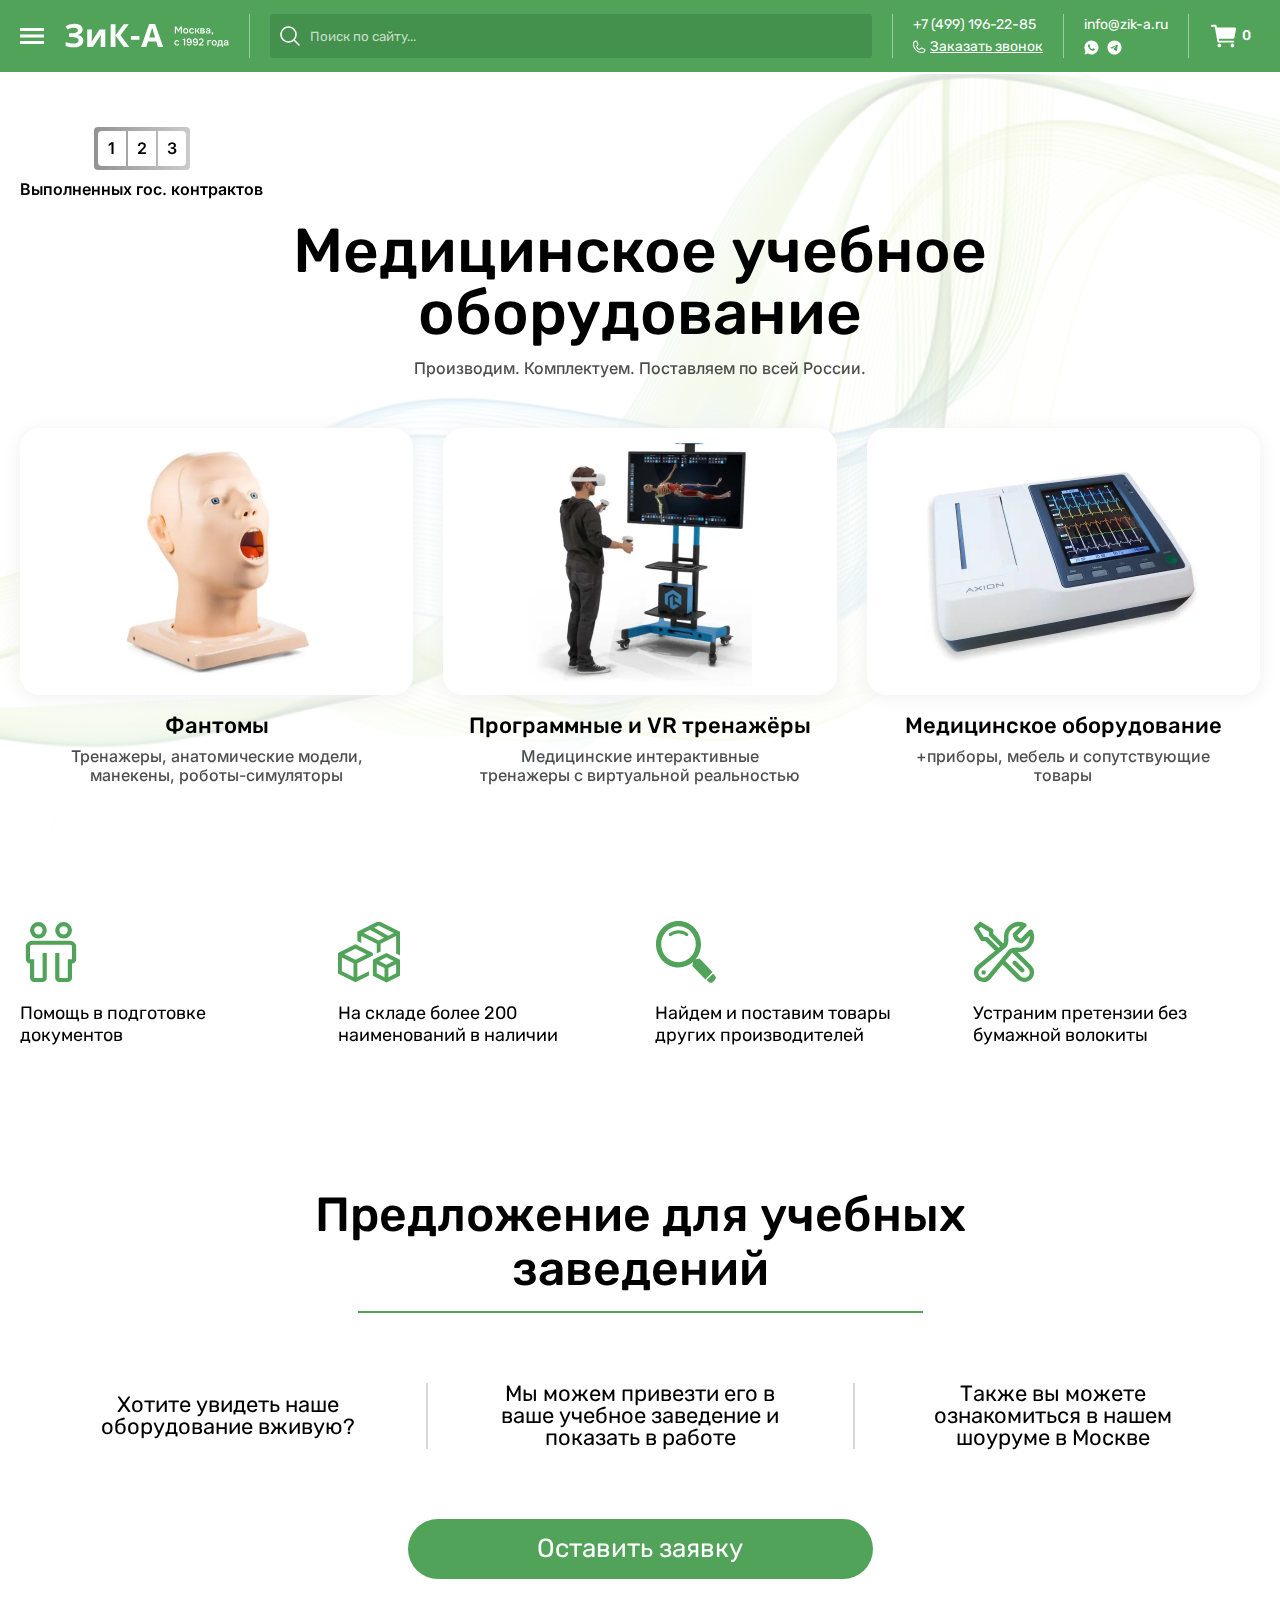
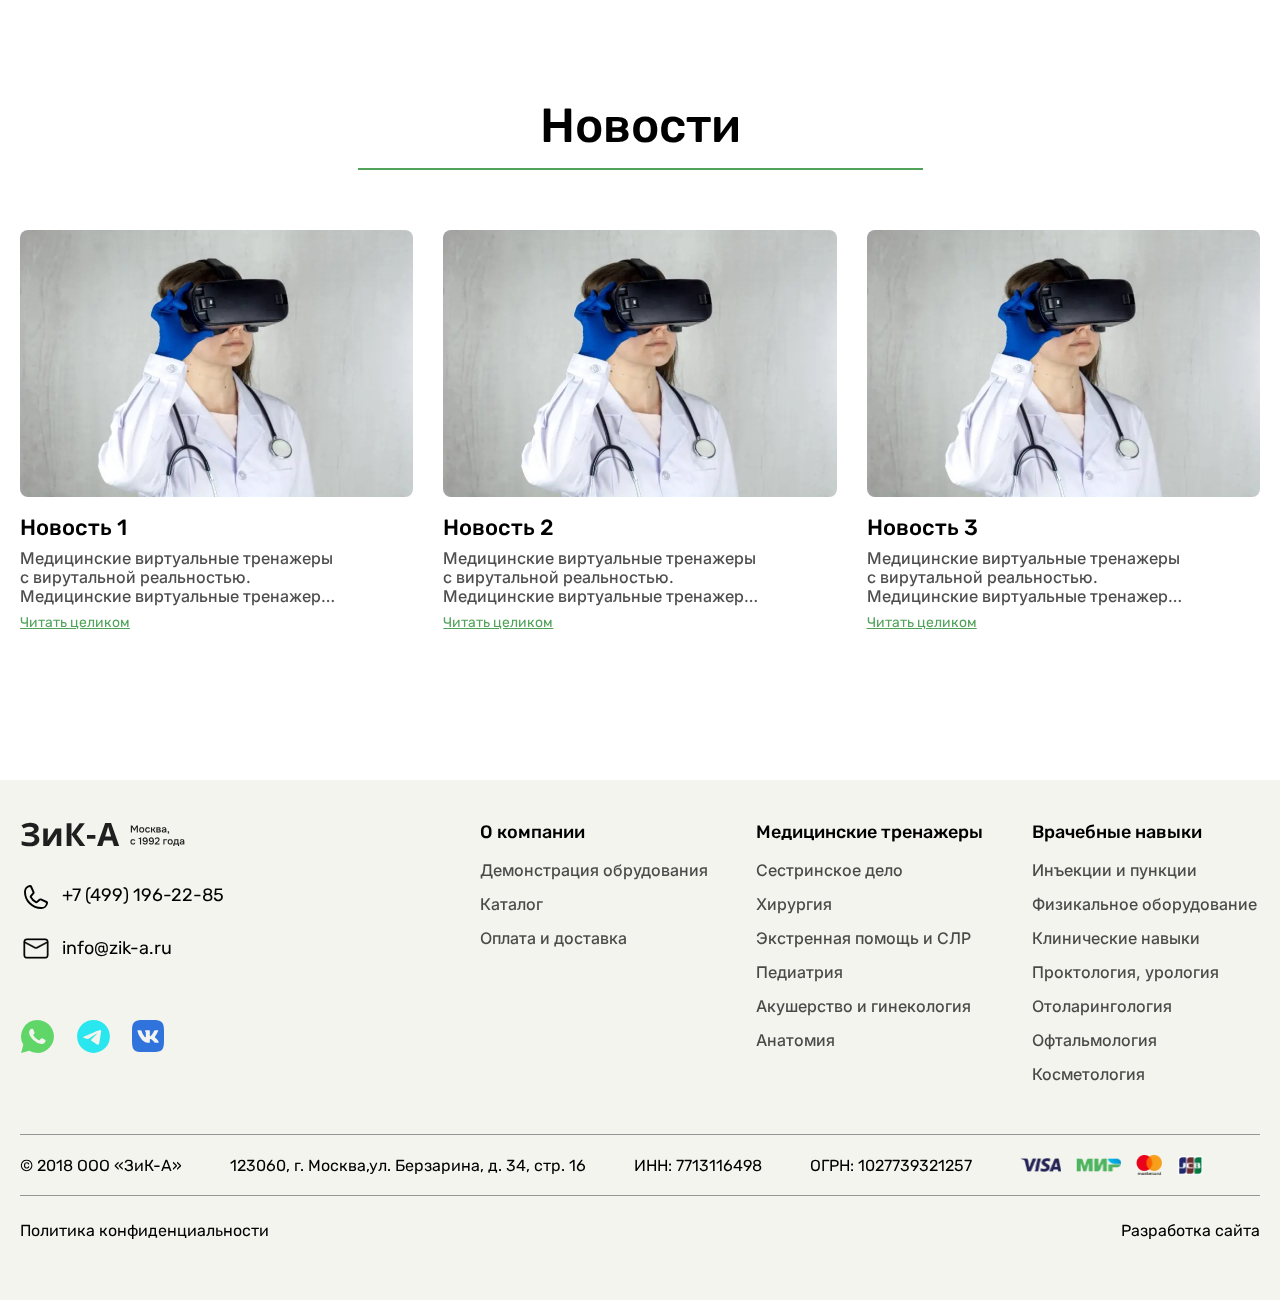
<file: index.html>
<!DOCTYPE html><html lang="ru"><head><meta charset="UTF-8"><meta http-equiv="X-UA-Compatible" content="IE=edge"><meta name="viewport" content="width=device-width,initial-scale=1"><meta name="format-detection" content="telephone=no"><meta name="description" content="Описание"><title>Главная - ЗиК-А</title><link rel="preconnect" href="https://fonts.googleapis.com"><link rel="preconnect" href="https://fonts.gstatic.com" crossorigin><link href="https://fonts.googleapis.com/css2?family=Inter:wght@400;500;600&family=Rubik:wght@400;500&family=Spectral:wght@800&display=swap&_v=20231116014902" rel="stylesheet"><link rel="stylesheet" href="css/style.min.css?_v=20231116014902"><link rel="shortcut icon" href="data:,"></head><body><svg xmlns="http://www.w3.org/2000/svg" style="display: none;"><symbol id="cart" viewBox="0 0 30 30" stroke="none"><path d="M10.313 26.25a1.875 1.875 0 1 0 0-3.75 1.875 1.875 0 0 0 0 3.75Zm13.125 0a1.875 1.875 0 1 0 0-3.75 1.875 1.875 0 0 0 0 3.75Zm3.328-19.173a1.401 1.401 0 0 0-1.088-.514H7.845l-.36-2.038a.938.938 0 0 0-.923-.775h-3.75a.937.937 0 1 0 0 1.875h2.964l2.676 15.163a.938.938 0 0 0 .923.774h15a.938.938 0 0 0 0-1.875H10.161l-.33-1.875h14.16a1.41 1.41 0 0 0 1.38-1.13l1.688-8.437a1.405 1.405 0 0 0-.293-1.168Z"/></symbol><symbol id="check" viewBox="0 0 17 21" fill="none"><path stroke-width="2" d="M1 11.9 5.84 19 16 1"/></symbol><symbol id="down" viewBox="0 0 8 6" stroke="none"><path d="m4 6 4-6H0l4 6Z"/></symbol><symbol id="down-line" viewBox="0 0 12 20"><path d="M7.55 9.25.71 2.4 2.4.7l8.9 8.9-8.9 8.9-1.7-1.7 6.85-6.85.36-.35-.36-.35Z"/></symbol><symbol id="info" viewBox="0 0 18 19" stroke="none"><path d="M9 17A7.5 7.5 0 1 1 9 2a7.5 7.5 0 0 1 0 15Zm0-1.5a6 6 0 1 0 0-12 6 6 0 0 0 0 12Zm-.75-9.75h1.5v1.5h-1.5v-1.5Zm0 3h1.5v4.5h-1.5v-4.5Z"/></symbol><symbol id="mail" viewBox="0 0 28 22"><path stroke-width=".5" d="M23.91.42H4.1A3.33 3.33 0 0 0 .75 3.75v14.5a3.33 3.33 0 0 0 3.34 3.33H23.9a3.33 3.33 0 0 0 3.34-3.33V3.75A3.33 3.33 0 0 0 23.9.42ZM4.1 1.75h19.8a1.99 1.99 0 0 1 1.99 1.86L16 8.87c-.45.28-.93.52-1.42.71a2.78 2.78 0 0 1-2.23-.52L6.7 6.05 2.1 3.62a1.99 1.99 0 0 1 1.99-1.87Zm21.82 16.5a2 2 0 0 1-2 2H4.1a2 2 0 0 1-2-2V5.13l9.42 5a7.5 7.5 0 0 0 1.8.8c.93.15 1.88-.04 2.67-.54l5.79-3.06 4.14-2.2v13.12Z"/></symbol><symbol id="phone" viewBox="0 0 13 13" stroke="none"><path d="M11.9 8.9 8.95 7.58a1 1 0 0 0-1 .12L6.43 9A5.76 5.76 0 0 1 4 6.6l1.3-1.55a1 1 0 0 0 .12-.99L4.1 1.1A1 1 0 0 0 3.06.5 3.52 3.52 0 0 0 0 4c0 4.96 4.04 9 9 9a3.52 3.52 0 0 0 3.5-3.06 1 1 0 0 0-.6-1.04ZM9 12a8 8 0 0 1-8-8 2.51 2.51 0 0 1 2.18-2.5l1.31 2.95L3.2 5.99a1 1 0 0 0-.1 1.03A6.75 6.75 0 0 0 6 9.9a1 1 0 0 0 1.04-.1l1.52-1.3 2.93 1.32h.01A2.51 2.51 0 0 1 9 12Z"/></symbol><symbol id="search" viewBox="0 0 20 20"><path d="m19.53 18.47-4.693-4.694a8.26 8.26 0 1 0-1.06 1.06l4.692 4.695a.75.75 0 1 0 1.062-1.062ZM1.75 8.5a6.75 6.75 0 1 1 6.75 6.75A6.758 6.758 0 0 1 1.75 8.5Z"/></symbol><symbol id="telegram" viewBox="0 0 16 16" stroke="none"><path d="M8 .5C3.86.5.5 3.86.5 8c0 4.14 3.36 7.5 7.5 7.5 4.14 0 7.5-3.36 7.5-7.5C15.5 3.86 12.14.5 8 .5Zm3.48 5.1c-.113 1.185-.6 4.065-.848 5.393-.104.562-.314.75-.51.772-.434.037-.764-.285-1.184-.563-.66-.434-1.036-.704-1.673-1.124-.742-.488-.262-.758.165-1.193.113-.112 2.033-1.86 2.07-2.018a.15.15 0 0 0-.037-.135c-.045-.037-.105-.022-.158-.014-.067.014-1.117.712-3.165 2.092-.3.202-.57.307-.81.3-.27-.008-.78-.15-1.162-.277-.473-.15-.84-.233-.81-.495.014-.135.202-.27.554-.413 2.19-.952 3.646-1.582 4.373-1.882 2.085-.87 2.512-1.02 2.797-1.02.06 0 .203.014.293.09.075.06.098.142.105.202-.008.045.008.18 0 .285Z"/></symbol><symbol id="vkontakte" viewBox="0 0 32 32" stroke="none"><path d="M20.92 0H11.1C2.13 0 0 2.13 0 11.08v9.82C0 29.87 2.12 32 11.08 32h9.82C29.87 32 32 29.88 32 20.92V11.1C32 2.13 29.88 0 20.92 0Zm4.91 22.83H23.5c-.88 0-1.15-.71-2.73-2.3-1.39-1.33-1.97-1.5-2.32-1.5-.48 0-.62.14-.62.8v2.1c0 .57-.18.9-1.66.9a9.1 9.1 0 0 1-7.12-4.26 18.6 18.6 0 0 1-3.68-7.74c0-.35.13-.66.8-.66H8.5c.6 0 .82.26 1.05.88 1.13 3.33 3.07 6.23 3.85 6.23.3 0 .43-.13.43-.88v-3.43c-.1-1.57-.93-1.7-.93-2.27a.58.58 0 0 1 .6-.53h3.67c.5 0 .66.25.66.85v4.63c0 .5.22.67.37.67.3 0 .53-.17 1.08-.72a19.2 19.2 0 0 0 2.87-4.77 1 1 0 0 1 1.02-.66h2.33c.7 0 .85.35.7.85a29.5 29.5 0 0 1-3.13 5.38c-.25.38-.35.58 0 1.03.23.35 1.05 1.04 1.6 1.69.8.8 1.46 1.72 1.96 2.73.2.65-.13.98-.8.98Z"/></symbol><symbol id="whatsapp" viewBox="0 0 16 16" stroke="none"><path d="M8 .5a7.5 7.5 0 1 1-3.772 13.984L.504 15.5l1.014-3.726A7.5 7.5 0 0 1 8 .5ZM5.446 4.475l-.15.006a.72.72 0 0 0-.28.075.97.97 0 0 0-.22.171c-.09.085-.14.158-.196.23-.277.36-.426.803-.424 1.258.001.367.097.725.247 1.06.307.676.812 1.393 1.478 2.056.16.16.318.32.487.47a7.087 7.087 0 0 0 2.88 1.534l.426.065c.14.008.278-.002.418-.01.218-.01.431-.07.624-.173a3.6 3.6 0 0 0 .288-.165s.032-.02.093-.067c.101-.075.164-.128.248-.216a.86.86 0 0 0 .157-.226 2.09 2.09 0 0 0 .141-.55c.018-.149.013-.23.01-.28-.002-.08-.069-.163-.142-.199l-.436-.195s-.653-.285-1.052-.466a.372.372 0 0 0-.132-.031.361.361 0 0 0-.283.095c-.004-.001-.054.042-.597.699a.262.262 0 0 1-.276.097 1.073 1.073 0 0 1-.143-.05l-.189-.08a4.519 4.519 0 0 1-1.181-.753c-.095-.082-.182-.172-.272-.26a4.723 4.723 0 0 1-.765-.95l-.045-.072a.692.692 0 0 1-.076-.153c-.029-.11.046-.199.046-.199s.182-.2.267-.308c.082-.104.152-.207.197-.28.088-.142.116-.288.07-.401a62.443 62.443 0 0 0-.651-1.531c-.045-.1-.176-.173-.295-.187a3.329 3.329 0 0 0-.122-.012 2.54 2.54 0 0 0-.302.003l.151-.006v.001Z"/></symbol></svg><div class="wrapper" data-wrapper><header class="header" data-header="header" data-burger="wrapper"><div class="header__wrapper" data-header="wrapper" data-fixed><div class="header__container container"><div class="header__inner"><div class="header__burger"><button class="burger-button" data-burger="button" data-up="(max-width: 1280px)"><span class="burger-button__line burger-button__line--top"></span> <span class="burger-button__line burger-button__line--center"></span> <span class="burger-button__line burger-button__line--bottom"></span></button> <button class="search-button" aria-label="#"><svg width="19" height="19" aria-hidden="true"><use xlink:href="#search"></use></svg></button></div><div class="header-logo"><div class="header-logo__image ibg"><img src="img/logo.svg" alt="Лого"></div></div><div class="header__line"></div><form class="header-form" id="header-form" action="#"><div class="header-form__inner"><input id="header-form-search" name="header-form-search" type="search" inputmode="search" placeholder="Поиск по сайту..." data-up="(min-width: 1281px)"> <button class="header-form__button" type="submit" aria-label="#"><svg width="20" height="20" aria-hidden="true"><use xlink:href="#search"></use></svg></button></div></form><div class="header-nav" data-burger="menu"><div class="header-nav__top"><div class="header-logo"><div class="header-logo__image ibg"><img src="img/logo.svg" alt="Лого"></div></div><div class="header-nav__close"><button class="close-button" aria-label="#"></button></div></div><nav class="header-nav__inner" aria-label="Главная навигация"><ul class="header-nav__list" data-spoilers data-breakpoint="1280"><li class="header-nav__item header-nav__item--hide-menu header-nav__item--sublist"><div class="header-nav__row"><a class="header-nav__link nav-link nav-link--sublist" href="#">Продукция</a> <button class="header-nav__down" data-spoiler="button"><span class="visually-hidden">Продукция</span> <svg width="12" height="9" aria-hidden="true"><use xlink:href="#down"></use></svg></button></div><div class="header-nav__region" data-spoiler="region"><ul class="header-sublist"><li class="header-sublist__item"><a class="header-sublist__link nav-link" href="#"><span class="nav-link__text">Фантомы</span> <span class="nav-link__icon"><svg width="19" height="12" aria-hidden="true"><use xlink:href="#down-line"></use></svg></span></a></li><li class="header-sublist__item"><a class="header-sublist__link nav-link" href="#"><span class="nav-link__text">Программные и VR тренажёры</span> <span class="nav-link__icon"><svg width="19" height="12" aria-hidden="true"><use xlink:href="#down-line"></use></svg></span></a></li><li class="header-sublist__item"><a class="header-sublist__link nav-link" href="#"><span class="nav-link__text">Медицинское оборудование</span> <span class="nav-link__icon"><svg width="19" height="12" aria-hidden="true"><use xlink:href="#down-line"></use></svg></span></a></li></ul></div></li><li class="header-nav__item header-nav__item--hide-header"><a class="header-nav__link nav-link" href="#"><span class="nav-link__text">Фантомы</span> <span class="nav-link__icon"><svg width="19" height="12" aria-hidden="true"><use xlink:href="#down-line"></use></svg></span></a></li><li class="header-nav__item header-nav__item--hide-header"><a class="header-nav__link nav-link" href="#"><span class="nav-link__text">Программные и VR тренажёры</span> <span class="nav-link__icon"><svg width="19" height="12" aria-hidden="true"><use xlink:href="#down-line"></use></svg></span></a></li><li class="header-nav__item header-nav__item--hide-header"><a class="header-nav__link nav-link" href="#"><span class="nav-link__text">Медицинское оборудование</span> <span class="nav-link__icon"><svg width="19" height="12" aria-hidden="true"><use xlink:href="#down-line"></use></svg></span></a></li><li class="header-nav__item"><a class="header-nav__link nav-link" href="#"><span class="nav-link__text">Оплата и доставка</span> <span class="nav-link__icon"><svg width="19" height="12" aria-hidden="true"><use xlink:href="#down-line"></use></svg></span></a></li><li class="header-nav__item header-nav__item--hide-header"><a class="header-nav__link nav-link" href="#"><span class="nav-link__text">Презентация оборудования</span> <span class="nav-link__icon"><svg width="19" height="12" aria-hidden="true"><use xlink:href="#down-line"></use></svg></span></a></li><li class="header-nav__item"><a class="header-nav__link nav-link" href="#"><span class="nav-link__text">Контакты</span> <span class="nav-link__icon"><svg width="19" height="12" aria-hidden="true"><use xlink:href="#down-line"></use></svg></span></a></li></ul></nav></div><div class="header__line"></div><div class="header__contacts header-contacts"><div class="header-phone"><a class="header-contact" href="tel:+74991962285"><span class="header-contact__icon"><svg width="16" height="16" aria-hidden="true"><use xlink:href="#phone"></use></svg> </span><span class="header-contact__text">+7 (499) 196-22-85</span> </a><button class="header-phone__request request-button" data-dialog-id="call-dialog"><span class="request-button__icon"><svg width="13" height="13" aria-hidden="true"><use xlink:href="#phone"></use></svg> </span><span class="request-button__text">Заказать звонок</span></button></div><div class="header-contacts__line"></div><div class="header-socials"><a class="header-contact" href="mailto:info@zik-a.ru"><span class="header-contact__icon"><svg width="17" height="13" aria-hidden="true"><use xlink:href="#mail"></use></svg> </span><span class="header-contact__text">info@zik-a.ru</span></a><ul class="header-socials__list"><li class="header-socials__item"><a class="header-socials__link header-socials__link--lime" href="#" target="_blank" aria-label="#"><svg width="15" height="15" aria-hidden="true"><use xlink:href="#whatsapp"></use></svg></a></li><li class="header-socials__item"><a class="header-socials__link header-socials__link--cyan" href="#" target="_blank" aria-label="#"><svg width="15" height="15" aria-hidden="true"><use xlink:href="#telegram"></use></svg></a></li><li class="header-socials__item header-socials__item--hide-header"><a class="header-socials__link header-socials__link--blue" href="#" target="_blank" aria-label="#"><svg width="15" height="15" aria-hidden="true"><use xlink:href="#vkontakte"></use></svg></a></li></ul></div></div><div class="header__line"></div><div class="header-cart"><a class="phone-button" href="tel:+74991962285" aria-label="#"><svg width="23" height="22" aria-hidden="true"><use xlink:href="#phone"></use></svg> </a><a class="cart-link" href="#" aria-label="#"><span class="cart-link__icon"><svg width="30" height="30" aria-hidden="true"><use xlink:href="#cart"></use></svg> </span><span class="cart-link__count">0</span></a></div></div></div></div></header><main class="main"><section class="hero"><div class="hero__container container"><div class="hero__completed hero-completed"><ol class="hero-completed__list"><li class="hero-completed__item">1</li><li class="hero-completed__item">2</li><li class="hero-completed__item">3</li></ol><div class="hero-completed__text">Выполненных гос. контрактов</div></div><div class="hero__header"><h1 class="hero__title title-h1">Медицинское учебное оборудование</h1><p class="hero__caption">Производим. Комплектуем. Поставляем по всей России.</p></div><section class="hero__categories categories"><h2 class="visually-hidden">#</h2><ul class="categories__list"><li class="categories__item"><article class="category-card"><a class="category-card__top" href="#"><div class="category-card__image ibg" style="--width: 211; --height: 256;"><picture><source srcset="img/images/pages/index/hero/product/1.webp" type="image/webp"><img src="img/images/pages/index/hero/product/1.jpg" alt="#"></picture></div></a><h3 class="category-card__title title-h3"><a href="#">Фантомы</a></h3><div class="category-card__text">Тренажеры, анатомические модели, манекены, роботы-симуляторы</div></article></li><li class="categories__item"><article class="category-card"><a class="category-card__top" href="#"><div class="category-card__image ibg" style="--width: 225; --height: 250;"><picture><source srcset="img/images/pages/index/hero/product/2.webp" type="image/webp"><img src="img/images/pages/index/hero/product/2.jpg" alt="#"></picture></div></a><h3 class="category-card__title title-h3"><a href="#">Программные и VR тренажёры</a></h3><div class="category-card__text">Медицинские интерактивные тренажеры с виртуальной реальностью</div></article></li><li class="categories__item"><article class="category-card"><a class="category-card__top" href="#"><div class="category-card__image ibg" style="--width: 275; --height: 200;"><picture><source srcset="img/images/pages/index/hero/product/3.webp" type="image/webp"><img src="img/images/pages/index/hero/product/3.jpg" alt="#"></picture></div></a><h3 class="category-card__title title-h3"><a href="#">Медицинское оборудование</a></h3><div class="category-card__text">+приборы, мебель и сопутствующие товары</div></article></li></ul></section></div></section><section class="advantages"><div class="advantages__container container"><h2 class="visually-hidden">#</h2><ul class="advantages__list"><li class="advantages__item"><div class="advantages__icon ibg"><img src="img/icons/pages/index/advantages/1.svg" alt=""></div><p class="advantages__caption advantages__caption--hide-tablet">Помощь в подготовке документов</p><p class="advantages__caption advantages__caption--hide-pc">Окажем помощь в подготовке документов</p></li><li class="advantages__item"><div class="advantages__icon ibg"><img src="img/icons/pages/index/advantages/2.svg" alt=""></div><p class="advantages__caption">На складе более 200 наименований в наличии</p></li><li class="advantages__item"><div class="advantages__icon ibg"><img src="img/icons/pages/index/advantages/3.svg" alt=""></div><p class="advantages__caption">Найдем и поставим товары других производителей</p></li><li class="advantages__item"><div class="advantages__icon ibg"><img src="img/icons/pages/index/advantages/4.svg" alt=""></div><p class="advantages__caption">Устраним претензии без бумажной волокиты</p></li></ul></div></section><section class="offer"><div class="offer__container container"><h2 class="offer__title title-h2">Предложение для учебных заведений</h2><div class="offer__texts"><p class="offer__text">Хотите увидеть наше оборудование вживую?</p><div class="offer__line"></div><p class="offer__text offer__text--wide">Мы можем привезти его в ваше учебное заведение и показать в работе</p><div class="offer__line"></div><p class="offer__text">Также вы можете ознакомиться в нашем шоуруме в Москве</p></div><button class="offer__button button" data-dialog-id="application-dialog">Оставить заявку</button></div></section><section class="news"><div class="news__container container"><h2 class="news__title title-h2">Новости</h2><ul class="news__list"><li class="news__item"><article class="news-card"><a class="news-card__image ibg" href="#"><picture><source srcset="img/images/pages/index/news/1.webp" type="image/webp"><img src="img/images/pages/index/news/1.jpg" alt="#"></picture></a><h3 class="news-card__title title-h3"><a href="#">Новость 1</a></h3><p class="news-card__text">Медицинские виртуальные тренажеры c вирутальной реальностью. Медицинские виртуальные тренажеры c вирутальной реальностью</p><a class="news-card__link" href="#">Читать целиком</a></article></li><li class="news__item"><article class="news-card"><a class="news-card__image ibg" href="#"><picture><source srcset="img/images/pages/index/news/1.webp" type="image/webp"><img src="img/images/pages/index/news/1.jpg" alt="#"></picture></a><h3 class="news-card__title title-h3"><a href="#">Новость 2</a></h3><p class="news-card__text">Медицинские виртуальные тренажеры c вирутальной реальностью. Медицинские виртуальные тренажеры c вирутальной реальностью</p><a class="news-card__link" href="#">Читать целиком</a></article></li><li class="news__item"><article class="news-card"><a class="news-card__image ibg" href="#"><picture><source srcset="img/images/pages/index/news/1.webp" type="image/webp"><img src="img/images/pages/index/news/1.jpg" alt="#"></picture></a><h3 class="news-card__title title-h3"><a href="#">Новость 3</a></h3><p class="news-card__text">Медицинские виртуальные тренажеры c вирутальной реальностью. Медицинские виртуальные тренажеры c вирутальной реальностью</p><a class="news-card__link" href="#">Читать целиком</a></article></li></ul></div></section></main><footer class="footer"><div class="footer__container container"><div class="footer-main"><div class="footer-main__column"><div class="footer-main__logo ibg"><img src="img/logo-dark.svg" alt="Лого"></div><ul class="footer-main__contacts footer-contacts"><li class="footer-contacts__item"><a class="footer-contacts__link contact-link" href="tel:+74991962285"><span class="contact-link__icon contact-link__icon--phone"><svg width="25" height="25" aria-hidden="true"><use xlink:href="#phone"></use></svg> </span><span class="contact-link__text">+7 (499) 196-22-85</span></a></li><li class="footer-contacts__item"><a class="footer-contacts__link contact-link" href="mailto:info@zik-a.ru"><span class="contact-link__icon contact-link__icon--mail"><svg width="26" height="21" aria-hidden="true"><use xlink:href="#mail"></use></svg> </span><span class="contact-link__text">info@zik-a.ru</span></a></li></ul><ul class="footer-main__socials footer-socials"><li class="footer-socials__item"><a class="footer-socials__link footer-socials__link--lime" href="#" target="_blank" aria-label="#"><svg width="35" height="35" aria-hidden="true"><use xlink:href="#whatsapp"></use></svg></a></li><li class="footer-socials__item"><a class="footer-socials__link footer-socials__link--cyan" href="#" target="_blank" aria-label="#"><svg width="35" height="35" aria-hidden="true"><use xlink:href="#telegram"></use></svg></a></li><li class="footer-socials__item"><a class="footer-socials__link footer-socials__link--blue" href="#" target="_blank" aria-label="#"><svg width="32" height="32" aria-hidden="true"><use xlink:href="#vkontakte"></use></svg></a></li></ul></div><nav class="footer-nav"><article class="footer-nav__column"><h2 class="footer-nav__title title-h4">О компании</h2><ul class="footer-nav__list"><li class="footer-nav__item"><a class="footer-nav__link" href="#">Демонстрация обрудования</a></li><li class="footer-nav__item"><a class="footer-nav__link" href="#">Каталог</a></li><li class="footer-nav__item"><a class="footer-nav__link" href="#">Оплата и доставка</a></li></ul></article><article class="footer-nav__column"><h2 class="footer-nav__title title-h4">Медицинские тренажеры</h2><ul class="footer-nav__list"><li class="footer-nav__item"><a class="footer-nav__link" href="#">Сестринское дело</a></li><li class="footer-nav__item"><a class="footer-nav__link" href="#">Хирургия</a></li><li class="footer-nav__item"><a class="footer-nav__link" href="#">Экстренная помощь и СЛР</a></li><li class="footer-nav__item"><a class="footer-nav__link" href="#">Педиатрия</a></li><li class="footer-nav__item"><a class="footer-nav__link" href="#">Акушерство и гинекология</a></li><li class="footer-nav__item"><a class="footer-nav__link" href="#">Анатомия</a></li></ul></article><article class="footer-nav__column"><h2 class="footer-nav__title title-h4">Врачебные навыки</h2><ul class="footer-nav__list"><li class="footer-nav__item"><a class="footer-nav__link" href="#">Инъекции и пункции</a></li><li class="footer-nav__item"><a class="footer-nav__link" href="#">Физикальное оборудование</a></li><li class="footer-nav__item"><a class="footer-nav__link" href="#">Клинические навыки</a></li><li class="footer-nav__item"><a class="footer-nav__link" href="#">Проктология, урология</a></li><li class="footer-nav__item"><a class="footer-nav__link" href="#">Отоларингология</a></li><li class="footer-nav__item"><a class="footer-nav__link" href="#">Офтальмология</a></li><li class="footer-nav__item"><a class="footer-nav__link" href="#">Косметология</a></li></ul></article></nav></div><div class="footer-props"><div class="footer-props__text">© 2018 ООО «ЗиК-А»</div><div class="footer-props__text footer-props__text--wrap">123060, г. Москва,ул. Берзарина, д. 34, стр. 16</div><div class="footer-props__text">ИНН: 7713116498</div><div class="footer-props__text">ОГРН: 1027739321257</div><ul class="props-icons"><li class="props-icons__image ibg" style="--width: 41px; --height: 14px;"><picture><source srcset="img/icons/footer/logos/1.webp" type="image/webp"><img src="img/icons/footer/logos/1.png" alt="#"></picture></li><li class="props-icons__image ibg" style="--width: 45px; --height: 14px;"><picture><source srcset="img/icons/footer/logos/2.webp" type="image/webp"><img src="img/icons/footer/logos/2.png" alt="#"></picture></li><li class="props-icons__image ibg" style="--width: 26px; --height: 20px;"><picture><source srcset="img/icons/footer/logos/3.webp" type="image/webp"><img src="img/icons/footer/logos/3.png" alt="#"></picture></li><li class="props-icons__image ibg" style="--width: 26px; --height: 20px;"><picture><source srcset="img/icons/footer/logos/4.webp" type="image/webp"><img src="img/icons/footer/logos/4.png" alt="#"></picture></li></ul></div><div class="footer-additionaly"><a class="footer-additionaly__link" href="#">Политика конфиденциальности</a> <a class="footer-additionaly__link" href="#">Разработка сайта</a></div></div></footer><dialog class="dialog" id="call-dialog"><section class="dialog__inner" data-dialog="inner"><button class="dialog__close" data-dialog="close" aria-label="#"></button><h2 class="dialog__title">Заказать звонок</h2><form class="dialog__form dialog-form" id="call-form" action="#"><div class="dialog-form__inputs"><label class="dialog-form__input dialog-label"><input id="call-form-name" name="call-form-name" type="text" inputmode="text" required> <span class="dialog-label__text">Имя<mark>*</mark></span></label> <label class="dialog-form__input dialog-label"><input id="call-form-tel" name="call-form-tel" type="tel" inputmode="tel" required> <span class="dialog-label__text">Номер телефона<mark>*</mark></span></label></div><label class="dialog-form__checkbox dialog-checkbox"><input class="visually-hidden" id="call-form-checkbox" name="call-form-checkbox" type="checkbox" checked="checked" required> <span class="dialog-checkbox__icon"><svg width="15" height="18" aria-hidden="true"><use xlink:href="#check"></use></svg> </span><span class="dialog-checkbox__text">Я согласен с политикой обработки конфиденциальных данных</span></label> <button class="dialog-form__button button" type="submit">Отправить данные</button></form></section></dialog><dialog class="dialog" id="application-dialog"><section class="dialog__inner" data-dialog="inner"><button class="dialog__close" data-dialog="close" aria-label="#"></button><h2 class="dialog__title">Оставить заявку</h2><form class="dialog__form dialog-form" id="application-form" action="#"><div class="dialog-form__inputs"><label class="dialog-form__input dialog-label"><input id="application-form-name" name="application-form-name" type="text" inputmode="text" required> <span class="dialog-label__text">Имя<mark>*</mark></span></label> <label class="dialog-form__input dialog-label"><input id="application-form-tel" name="application-form-tel" type="tel" inputmode="tel" required> <span class="dialog-label__text">Номер телефона<mark>*</mark></span></label></div><label class="dialog-form__checkbox dialog-checkbox"><input class="visually-hidden" id="application-form-checkbox" name="application-form-checkbox" type="checkbox" checked="checked" required> <span class="dialog-checkbox__icon"><svg width="15" height="18" aria-hidden="true"><use xlink:href="#check"></use></svg> </span><span class="dialog-checkbox__text">Я согласен с политикой обработки конфиденциальных данных</span></label> <button class="dialog-form__button button" type="submit">Отправить данные</button></form></section></dialog><button class="up"><svg width="16" height="12" aria-hidden="true"><use xlink:href="#down"></use></svg></button><div class="wrapper__background ibg"><picture><source srcset="img/images/pages/index/hero/1.webp" type="image/webp"><img src="img/images/pages/index/hero/1.png" alt=""></picture></div></div><script src="js/script.min.js?_v=20231116014902"></script></body></html>
</file>
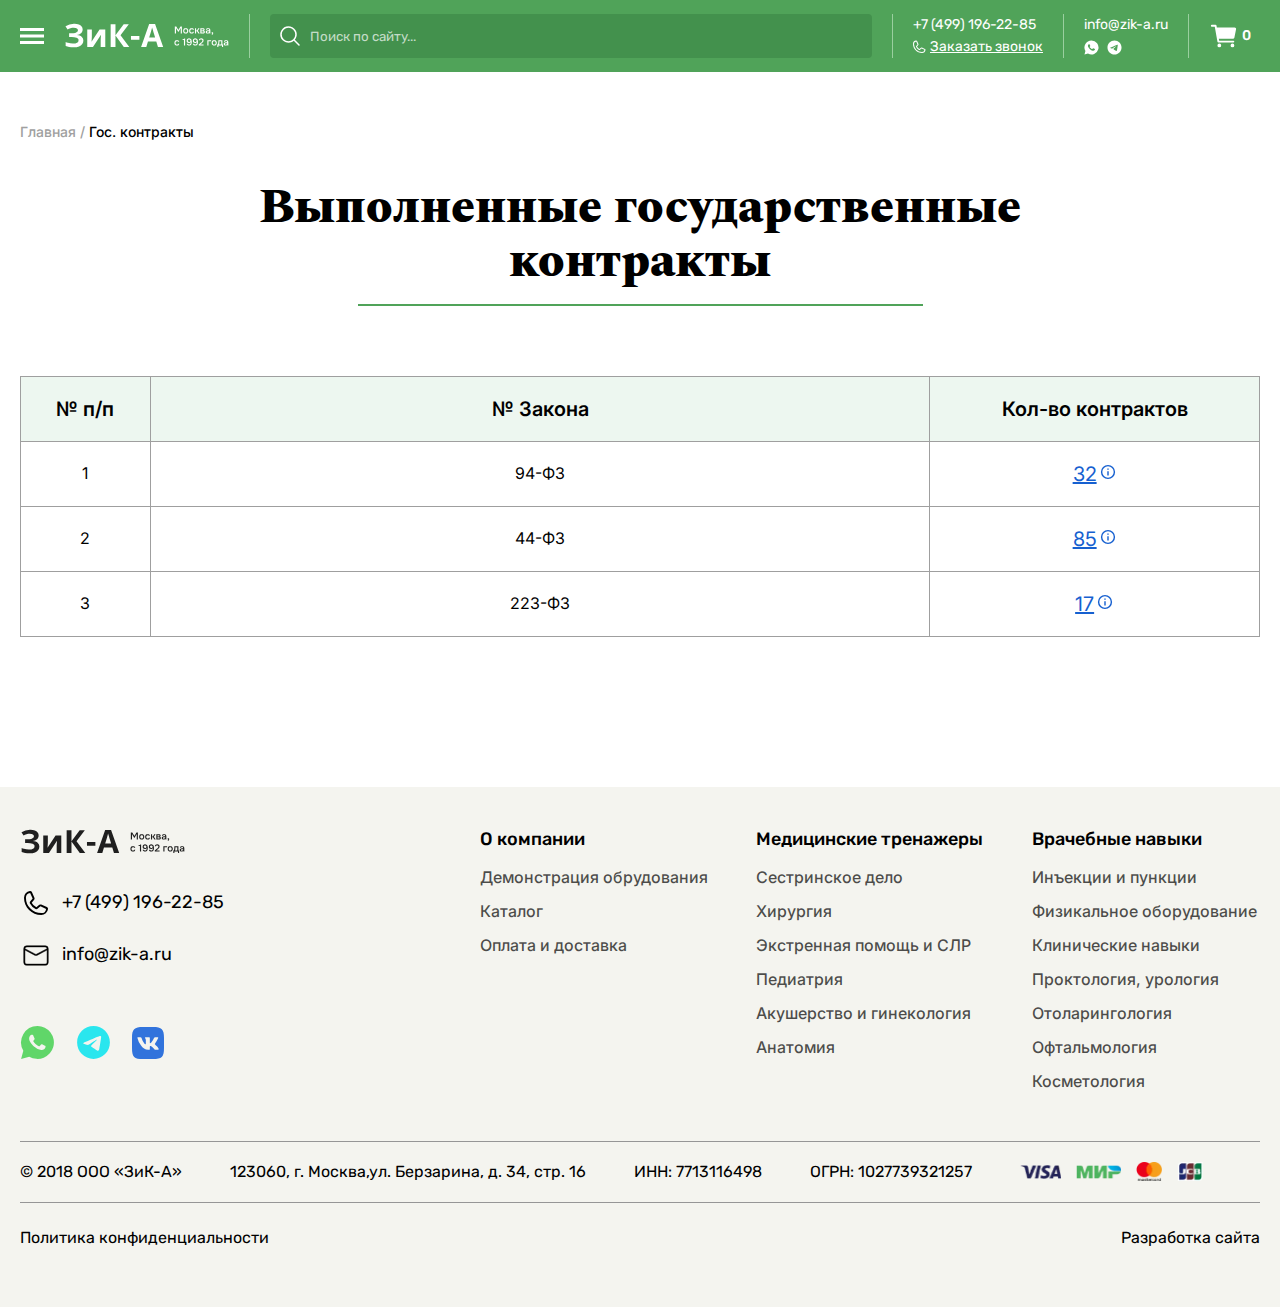
<file: contracts.html>
<!DOCTYPE html><html lang="ru"><head><meta charset="UTF-8"><meta http-equiv="X-UA-Compatible" content="IE=edge"><meta name="viewport" content="width=device-width,initial-scale=1"><meta name="format-detection" content="telephone=no"><meta name="description" content="Описание"><title>Гос. контракты - ЗиК-А</title><link rel="preconnect" href="https://fonts.googleapis.com"><link rel="preconnect" href="https://fonts.gstatic.com" crossorigin><link href="https://fonts.googleapis.com/css2?family=Inter:wght@400;500;600&family=Rubik:wght@400;500&family=Spectral:wght@800&display=swap&_v=20231116014902" rel="stylesheet"><link rel="stylesheet" href="css/style.min.css?_v=20231116014902"><link rel="shortcut icon" href="data:,"></head><body><svg xmlns="http://www.w3.org/2000/svg" style="display: none;"><symbol id="cart" viewBox="0 0 30 30" stroke="none"><path d="M10.313 26.25a1.875 1.875 0 1 0 0-3.75 1.875 1.875 0 0 0 0 3.75Zm13.125 0a1.875 1.875 0 1 0 0-3.75 1.875 1.875 0 0 0 0 3.75Zm3.328-19.173a1.401 1.401 0 0 0-1.088-.514H7.845l-.36-2.038a.938.938 0 0 0-.923-.775h-3.75a.937.937 0 1 0 0 1.875h2.964l2.676 15.163a.938.938 0 0 0 .923.774h15a.938.938 0 0 0 0-1.875H10.161l-.33-1.875h14.16a1.41 1.41 0 0 0 1.38-1.13l1.688-8.437a1.405 1.405 0 0 0-.293-1.168Z"/></symbol><symbol id="check" viewBox="0 0 17 21" fill="none"><path stroke-width="2" d="M1 11.9 5.84 19 16 1"/></symbol><symbol id="down" viewBox="0 0 8 6" stroke="none"><path d="m4 6 4-6H0l4 6Z"/></symbol><symbol id="down-line" viewBox="0 0 12 20"><path d="M7.55 9.25.71 2.4 2.4.7l8.9 8.9-8.9 8.9-1.7-1.7 6.85-6.85.36-.35-.36-.35Z"/></symbol><symbol id="info" viewBox="0 0 18 19" stroke="none"><path d="M9 17A7.5 7.5 0 1 1 9 2a7.5 7.5 0 0 1 0 15Zm0-1.5a6 6 0 1 0 0-12 6 6 0 0 0 0 12Zm-.75-9.75h1.5v1.5h-1.5v-1.5Zm0 3h1.5v4.5h-1.5v-4.5Z"/></symbol><symbol id="mail" viewBox="0 0 28 22"><path stroke-width=".5" d="M23.91.42H4.1A3.33 3.33 0 0 0 .75 3.75v14.5a3.33 3.33 0 0 0 3.34 3.33H23.9a3.33 3.33 0 0 0 3.34-3.33V3.75A3.33 3.33 0 0 0 23.9.42ZM4.1 1.75h19.8a1.99 1.99 0 0 1 1.99 1.86L16 8.87c-.45.28-.93.52-1.42.71a2.78 2.78 0 0 1-2.23-.52L6.7 6.05 2.1 3.62a1.99 1.99 0 0 1 1.99-1.87Zm21.82 16.5a2 2 0 0 1-2 2H4.1a2 2 0 0 1-2-2V5.13l9.42 5a7.5 7.5 0 0 0 1.8.8c.93.15 1.88-.04 2.67-.54l5.79-3.06 4.14-2.2v13.12Z"/></symbol><symbol id="phone" viewBox="0 0 13 13" stroke="none"><path d="M11.9 8.9 8.95 7.58a1 1 0 0 0-1 .12L6.43 9A5.76 5.76 0 0 1 4 6.6l1.3-1.55a1 1 0 0 0 .12-.99L4.1 1.1A1 1 0 0 0 3.06.5 3.52 3.52 0 0 0 0 4c0 4.96 4.04 9 9 9a3.52 3.52 0 0 0 3.5-3.06 1 1 0 0 0-.6-1.04ZM9 12a8 8 0 0 1-8-8 2.51 2.51 0 0 1 2.18-2.5l1.31 2.95L3.2 5.99a1 1 0 0 0-.1 1.03A6.75 6.75 0 0 0 6 9.9a1 1 0 0 0 1.04-.1l1.52-1.3 2.93 1.32h.01A2.51 2.51 0 0 1 9 12Z"/></symbol><symbol id="search" viewBox="0 0 20 20"><path d="m19.53 18.47-4.693-4.694a8.26 8.26 0 1 0-1.06 1.06l4.692 4.695a.75.75 0 1 0 1.062-1.062ZM1.75 8.5a6.75 6.75 0 1 1 6.75 6.75A6.758 6.758 0 0 1 1.75 8.5Z"/></symbol><symbol id="telegram" viewBox="0 0 16 16" stroke="none"><path d="M8 .5C3.86.5.5 3.86.5 8c0 4.14 3.36 7.5 7.5 7.5 4.14 0 7.5-3.36 7.5-7.5C15.5 3.86 12.14.5 8 .5Zm3.48 5.1c-.113 1.185-.6 4.065-.848 5.393-.104.562-.314.75-.51.772-.434.037-.764-.285-1.184-.563-.66-.434-1.036-.704-1.673-1.124-.742-.488-.262-.758.165-1.193.113-.112 2.033-1.86 2.07-2.018a.15.15 0 0 0-.037-.135c-.045-.037-.105-.022-.158-.014-.067.014-1.117.712-3.165 2.092-.3.202-.57.307-.81.3-.27-.008-.78-.15-1.162-.277-.473-.15-.84-.233-.81-.495.014-.135.202-.27.554-.413 2.19-.952 3.646-1.582 4.373-1.882 2.085-.87 2.512-1.02 2.797-1.02.06 0 .203.014.293.09.075.06.098.142.105.202-.008.045.008.18 0 .285Z"/></symbol><symbol id="vkontakte" viewBox="0 0 32 32" stroke="none"><path d="M20.92 0H11.1C2.13 0 0 2.13 0 11.08v9.82C0 29.87 2.12 32 11.08 32h9.82C29.87 32 32 29.88 32 20.92V11.1C32 2.13 29.88 0 20.92 0Zm4.91 22.83H23.5c-.88 0-1.15-.71-2.73-2.3-1.39-1.33-1.97-1.5-2.32-1.5-.48 0-.62.14-.62.8v2.1c0 .57-.18.9-1.66.9a9.1 9.1 0 0 1-7.12-4.26 18.6 18.6 0 0 1-3.68-7.74c0-.35.13-.66.8-.66H8.5c.6 0 .82.26 1.05.88 1.13 3.33 3.07 6.23 3.85 6.23.3 0 .43-.13.43-.88v-3.43c-.1-1.57-.93-1.7-.93-2.27a.58.58 0 0 1 .6-.53h3.67c.5 0 .66.25.66.85v4.63c0 .5.22.67.37.67.3 0 .53-.17 1.08-.72a19.2 19.2 0 0 0 2.87-4.77 1 1 0 0 1 1.02-.66h2.33c.7 0 .85.35.7.85a29.5 29.5 0 0 1-3.13 5.38c-.25.38-.35.58 0 1.03.23.35 1.05 1.04 1.6 1.69.8.8 1.46 1.72 1.96 2.73.2.65-.13.98-.8.98Z"/></symbol><symbol id="whatsapp" viewBox="0 0 16 16" stroke="none"><path d="M8 .5a7.5 7.5 0 1 1-3.772 13.984L.504 15.5l1.014-3.726A7.5 7.5 0 0 1 8 .5ZM5.446 4.475l-.15.006a.72.72 0 0 0-.28.075.97.97 0 0 0-.22.171c-.09.085-.14.158-.196.23-.277.36-.426.803-.424 1.258.001.367.097.725.247 1.06.307.676.812 1.393 1.478 2.056.16.16.318.32.487.47a7.087 7.087 0 0 0 2.88 1.534l.426.065c.14.008.278-.002.418-.01.218-.01.431-.07.624-.173a3.6 3.6 0 0 0 .288-.165s.032-.02.093-.067c.101-.075.164-.128.248-.216a.86.86 0 0 0 .157-.226 2.09 2.09 0 0 0 .141-.55c.018-.149.013-.23.01-.28-.002-.08-.069-.163-.142-.199l-.436-.195s-.653-.285-1.052-.466a.372.372 0 0 0-.132-.031.361.361 0 0 0-.283.095c-.004-.001-.054.042-.597.699a.262.262 0 0 1-.276.097 1.073 1.073 0 0 1-.143-.05l-.189-.08a4.519 4.519 0 0 1-1.181-.753c-.095-.082-.182-.172-.272-.26a4.723 4.723 0 0 1-.765-.95l-.045-.072a.692.692 0 0 1-.076-.153c-.029-.11.046-.199.046-.199s.182-.2.267-.308c.082-.104.152-.207.197-.28.088-.142.116-.288.07-.401a62.443 62.443 0 0 0-.651-1.531c-.045-.1-.176-.173-.295-.187a3.329 3.329 0 0 0-.122-.012 2.54 2.54 0 0 0-.302.003l.151-.006v.001Z"/></symbol></svg><div class="wrapper" data-wrapper><header class="header" data-header="header" data-burger="wrapper"><div class="header__wrapper" data-header="wrapper" data-fixed><div class="header__container container"><div class="header__inner"><div class="header__burger"><button class="burger-button" data-burger="button"><span class="burger-button__line burger-button__line--top"></span> <span class="burger-button__line burger-button__line--center"></span> <span class="burger-button__line burger-button__line--bottom"></span></button> <button class="search-button" aria-label="#"><svg width="19" height="19" aria-hidden="true"><use xlink:href="#search"></use></svg></button></div><div class="header-logo"><a class="header-logo__image ibg" href="#" data-up="(min-width: 1281px)"><img src="img/logo.svg" alt="Лого"></a></div><div class="header__line"></div><form class="header-form" id="header-form" action="#"><div class="header-form__inner"><input id="header-form-search" name="header-form-search" type="search" inputmode="search" placeholder="Поиск по сайту..."> <button class="header-form__button" type="submit" aria-label="#"><svg width="20" height="20" aria-hidden="true"><use xlink:href="#search"></use></svg></button></div></form><div class="header-nav" data-burger="menu"><div class="header-nav__top"><div class="header-logo"><div class="header-logo__image ibg"><img src="img/logo.svg" alt="Лого"></div></div><div class="header-nav__close"><button class="close-button" aria-label="#"></button></div></div><nav class="header-nav__inner" aria-label="Главная навигация"><ul class="header-nav__list" data-spoilers data-breakpoint="1280"><li class="header-nav__item header-nav__item--hide-menu header-nav__item--sublist"><div class="header-nav__row"><a class="header-nav__link nav-link nav-link--sublist" href="#">Продукция</a> <button class="header-nav__down" data-spoiler="button"><span class="visually-hidden">Продукция</span> <svg width="12" height="9" aria-hidden="true"><use xlink:href="#down"></use></svg></button></div><div class="header-nav__region" data-spoiler="region"><ul class="header-sublist"><li class="header-sublist__item"><a class="header-sublist__link nav-link" href="#"><span class="nav-link__text">Фантомы</span> <span class="nav-link__icon"><svg width="19" height="12" aria-hidden="true"><use xlink:href="#down-line"></use></svg></span></a></li><li class="header-sublist__item"><a class="header-sublist__link nav-link" href="#"><span class="nav-link__text">Программные и VR тренажёры</span> <span class="nav-link__icon"><svg width="19" height="12" aria-hidden="true"><use xlink:href="#down-line"></use></svg></span></a></li><li class="header-sublist__item"><a class="header-sublist__link nav-link" href="#"><span class="nav-link__text">Медицинское оборудование</span> <span class="nav-link__icon"><svg width="19" height="12" aria-hidden="true"><use xlink:href="#down-line"></use></svg></span></a></li></ul></div></li><li class="header-nav__item header-nav__item--hide-header"><a class="header-nav__link nav-link" href="#"><span class="nav-link__text">Фантомы</span> <span class="nav-link__icon"><svg width="19" height="12" aria-hidden="true"><use xlink:href="#down-line"></use></svg></span></a></li><li class="header-nav__item header-nav__item--hide-header"><a class="header-nav__link nav-link" href="#"><span class="nav-link__text">Программные и VR тренажёры</span> <span class="nav-link__icon"><svg width="19" height="12" aria-hidden="true"><use xlink:href="#down-line"></use></svg></span></a></li><li class="header-nav__item header-nav__item--hide-header"><a class="header-nav__link nav-link" href="#"><span class="nav-link__text">Медицинское оборудование</span> <span class="nav-link__icon"><svg width="19" height="12" aria-hidden="true"><use xlink:href="#down-line"></use></svg></span></a></li><li class="header-nav__item"><a class="header-nav__link nav-link" href="#"><span class="nav-link__text">Оплата и доставка</span> <span class="nav-link__icon"><svg width="19" height="12" aria-hidden="true"><use xlink:href="#down-line"></use></svg></span></a></li><li class="header-nav__item header-nav__item--hide-header"><a class="header-nav__link nav-link" href="#"><span class="nav-link__text">Презентация оборудования</span> <span class="nav-link__icon"><svg width="19" height="12" aria-hidden="true"><use xlink:href="#down-line"></use></svg></span></a></li><li class="header-nav__item"><a class="header-nav__link nav-link" href="#"><span class="nav-link__text">Контакты</span> <span class="nav-link__icon"><svg width="19" height="12" aria-hidden="true"><use xlink:href="#down-line"></use></svg></span></a></li></ul></nav></div><div class="header__line"></div><div class="header__contacts header-contacts"><div class="header-phone"><a class="header-contact" href="tel:+74991962285"><span class="header-contact__icon"><svg width="16" height="16" aria-hidden="true"><use xlink:href="#phone"></use></svg> </span><span class="header-contact__text">+7 (499) 196-22-85</span> </a><button class="header-phone__request request-button" data-dialog-id="call-dialog"><span class="request-button__icon"><svg width="13" height="13" aria-hidden="true"><use xlink:href="#phone"></use></svg> </span><span class="request-button__text">Заказать звонок</span></button></div><div class="header-contacts__line"></div><div class="header-socials"><a class="header-contact" href="mailto:info@zik-a.ru"><span class="header-contact__icon"><svg width="17" height="13" aria-hidden="true"><use xlink:href="#mail"></use></svg> </span><span class="header-contact__text">info@zik-a.ru</span></a><ul class="header-socials__list"><li class="header-socials__item"><a class="header-socials__link header-socials__link--lime" href="#" target="_blank" aria-label="#"><svg width="15" height="15" aria-hidden="true"><use xlink:href="#whatsapp"></use></svg></a></li><li class="header-socials__item"><a class="header-socials__link header-socials__link--cyan" href="#" target="_blank" aria-label="#"><svg width="15" height="15" aria-hidden="true"><use xlink:href="#telegram"></use></svg></a></li><li class="header-socials__item header-socials__item--hide-header"><a class="header-socials__link header-socials__link--blue" href="#" target="_blank" aria-label="#"><svg width="15" height="15" aria-hidden="true"><use xlink:href="#vkontakte"></use></svg></a></li></ul></div></div><div class="header__line"></div><div class="header-cart"><a class="phone-button" href="tel:+74991962285" aria-label="#"><svg width="23" height="22" aria-hidden="true"><use xlink:href="#phone"></use></svg> </a><a class="cart-link" href="#" aria-label="#"><span class="cart-link__icon"><svg width="30" height="30" aria-hidden="true"><use xlink:href="#cart"></use></svg> </span><span class="cart-link__count">0</span></a></div></div></div></div></header><main class="main"><div class="breadcrumbs"><div class="breadcrumbs__container container"><ol class="breadcrumbs__list"><li class="breadcrumbs__item"><a class="breadcrumbs__link" href="#">Главная</a></li><li class="breadcrumbs__item"><span class="breadcrumbs__link breadcrumbs__link--current">Гос. контракты</span></li></ol></div></div><section class="contracts"><div class="contracts__container container"><h1 class="contracts__title title-h2">Выполненные государственные контракты</h1><div class="contracts__table"><table class="contracts-table"><thead class="contracts-table__header"><tr class="contracts-table__row"><th class="contracts-table__title">№&#32;<span class="contracts-table__nowrap">п/п</span></th><th class="contracts-table__title">№ Закона</th><th class="contracts-table__title">Кол-во контрактов</th></tr></thead><tbody class="contracts-table__body"><tr class="contracts-table__row"><td class="contracts-table__data">1</td><td class="contracts-table__data">94-ФЗ</td><td class="contracts-table__data"><a class="contracts-table__link contracts-link" href="#"><span class="contracts-link__label">32</span> <span class="contracts-link__icon"><svg width="18" height="18" aria-hidden="true"><use xlink:href="#info"></use></svg> <span class="contracts-link__info">При нажатии на количество контрактов Вы перейдете к их списку</span></span></a></td></tr><tr class="contracts-table__row"><td class="contracts-table__data">2</td><td class="contracts-table__data">44-ФЗ</td><td class="contracts-table__data"><a class="contracts-table__link contracts-link" href="#"><span class="contracts-link__label">85</span> <span class="contracts-link__icon"><svg width="18" height="18" aria-hidden="true"><use xlink:href="#info"></use></svg> <span class="contracts-link__info">При нажатии на количество контрактов Вы перейдете к их списку</span></span></a></td></tr><tr class="contracts-table__row"><td class="contracts-table__data">3</td><td class="contracts-table__data">223-ФЗ</td><td class="contracts-table__data"><a class="contracts-table__link contracts-link" href="#"><span class="contracts-link__label">17</span> <span class="contracts-link__icon"><svg width="18" height="18" aria-hidden="true"><use xlink:href="#info"></use></svg> <span class="contracts-link__info">При нажатии на количество контрактов Вы перейдете к их списку</span></span></a></td></tr></tbody></table></div></div></section></main><footer class="footer"><div class="footer__container container"><div class="footer-main"><div class="footer-main__column"><div class="footer-main__logo ibg"><img src="img/logo-dark.svg" alt="Лого"></div><ul class="footer-main__contacts footer-contacts"><li class="footer-contacts__item"><a class="footer-contacts__link contact-link" href="tel:+74991962285"><span class="contact-link__icon contact-link__icon--phone"><svg width="25" height="25" aria-hidden="true"><use xlink:href="#phone"></use></svg> </span><span class="contact-link__text">+7 (499) 196-22-85</span></a></li><li class="footer-contacts__item"><a class="footer-contacts__link contact-link" href="mailto:info@zik-a.ru"><span class="contact-link__icon contact-link__icon--mail"><svg width="26" height="21" aria-hidden="true"><use xlink:href="#mail"></use></svg> </span><span class="contact-link__text">info@zik-a.ru</span></a></li></ul><ul class="footer-main__socials footer-socials"><li class="footer-socials__item"><a class="footer-socials__link footer-socials__link--lime" href="#" target="_blank" aria-label="#"><svg width="35" height="35" aria-hidden="true"><use xlink:href="#whatsapp"></use></svg></a></li><li class="footer-socials__item"><a class="footer-socials__link footer-socials__link--cyan" href="#" target="_blank" aria-label="#"><svg width="35" height="35" aria-hidden="true"><use xlink:href="#telegram"></use></svg></a></li><li class="footer-socials__item"><a class="footer-socials__link footer-socials__link--blue" href="#" target="_blank" aria-label="#"><svg width="32" height="32" aria-hidden="true"><use xlink:href="#vkontakte"></use></svg></a></li></ul></div><nav class="footer-nav"><article class="footer-nav__column"><h2 class="footer-nav__title title-h4">О компании</h2><ul class="footer-nav__list"><li class="footer-nav__item"><a class="footer-nav__link" href="#">Демонстрация обрудования</a></li><li class="footer-nav__item"><a class="footer-nav__link" href="#">Каталог</a></li><li class="footer-nav__item"><a class="footer-nav__link" href="#">Оплата и доставка</a></li></ul></article><article class="footer-nav__column"><h2 class="footer-nav__title title-h4">Медицинские тренажеры</h2><ul class="footer-nav__list"><li class="footer-nav__item"><a class="footer-nav__link" href="#">Сестринское дело</a></li><li class="footer-nav__item"><a class="footer-nav__link" href="#">Хирургия</a></li><li class="footer-nav__item"><a class="footer-nav__link" href="#">Экстренная помощь и СЛР</a></li><li class="footer-nav__item"><a class="footer-nav__link" href="#">Педиатрия</a></li><li class="footer-nav__item"><a class="footer-nav__link" href="#">Акушерство и гинекология</a></li><li class="footer-nav__item"><a class="footer-nav__link" href="#">Анатомия</a></li></ul></article><article class="footer-nav__column"><h2 class="footer-nav__title title-h4">Врачебные навыки</h2><ul class="footer-nav__list"><li class="footer-nav__item"><a class="footer-nav__link" href="#">Инъекции и пункции</a></li><li class="footer-nav__item"><a class="footer-nav__link" href="#">Физикальное оборудование</a></li><li class="footer-nav__item"><a class="footer-nav__link" href="#">Клинические навыки</a></li><li class="footer-nav__item"><a class="footer-nav__link" href="#">Проктология, урология</a></li><li class="footer-nav__item"><a class="footer-nav__link" href="#">Отоларингология</a></li><li class="footer-nav__item"><a class="footer-nav__link" href="#">Офтальмология</a></li><li class="footer-nav__item"><a class="footer-nav__link" href="#">Косметология</a></li></ul></article></nav></div><div class="footer-props"><div class="footer-props__text">© 2018 ООО «ЗиК-А»</div><div class="footer-props__text footer-props__text--wrap">123060, г. Москва,ул. Берзарина, д. 34, стр. 16</div><div class="footer-props__text">ИНН: 7713116498</div><div class="footer-props__text">ОГРН: 1027739321257</div><ul class="props-icons"><li class="props-icons__image ibg" style="--width: 41px; --height: 14px;"><picture><source srcset="img/icons/footer/logos/1.webp" type="image/webp"><img src="img/icons/footer/logos/1.png" alt="#"></picture></li><li class="props-icons__image ibg" style="--width: 45px; --height: 14px;"><picture><source srcset="img/icons/footer/logos/2.webp" type="image/webp"><img src="img/icons/footer/logos/2.png" alt="#"></picture></li><li class="props-icons__image ibg" style="--width: 26px; --height: 20px;"><picture><source srcset="img/icons/footer/logos/3.webp" type="image/webp"><img src="img/icons/footer/logos/3.png" alt="#"></picture></li><li class="props-icons__image ibg" style="--width: 26px; --height: 20px;"><picture><source srcset="img/icons/footer/logos/4.webp" type="image/webp"><img src="img/icons/footer/logos/4.png" alt="#"></picture></li></ul></div><div class="footer-additionaly"><a class="footer-additionaly__link" href="#">Политика конфиденциальности</a> <a class="footer-additionaly__link" href="#">Разработка сайта</a></div></div></footer><dialog class="dialog" id="call-dialog"><section class="dialog__inner" data-dialog="inner"><button class="dialog__close" data-dialog="close" aria-label="#"></button><h2 class="dialog__title">Заказать звонок</h2><form class="dialog__form dialog-form" id="call-form" action="#"><div class="dialog-form__inputs"><label class="dialog-form__input dialog-label"><input id="call-form-name" name="call-form-name" type="text" inputmode="text" required> <span class="dialog-label__text">Имя<mark>*</mark></span></label> <label class="dialog-form__input dialog-label"><input id="call-form-tel" name="call-form-tel" type="tel" inputmode="tel" required> <span class="dialog-label__text">Номер телефона<mark>*</mark></span></label></div><label class="dialog-form__checkbox dialog-checkbox"><input class="visually-hidden" id="call-form-checkbox" name="call-form-checkbox" type="checkbox" checked="checked" required> <span class="dialog-checkbox__icon"><svg width="15" height="18" aria-hidden="true"><use xlink:href="#check"></use></svg> </span><span class="dialog-checkbox__text">Я согласен с политикой обработки конфиденциальных данных</span></label> <button class="dialog-form__button button" type="submit">Отправить данные</button></form></section></dialog><button class="up"><svg width="16" height="12" aria-hidden="true"><use xlink:href="#down"></use></svg></button></div><script src="js/script.min.js?_v=20231116014902"></script></body></html>
</file>
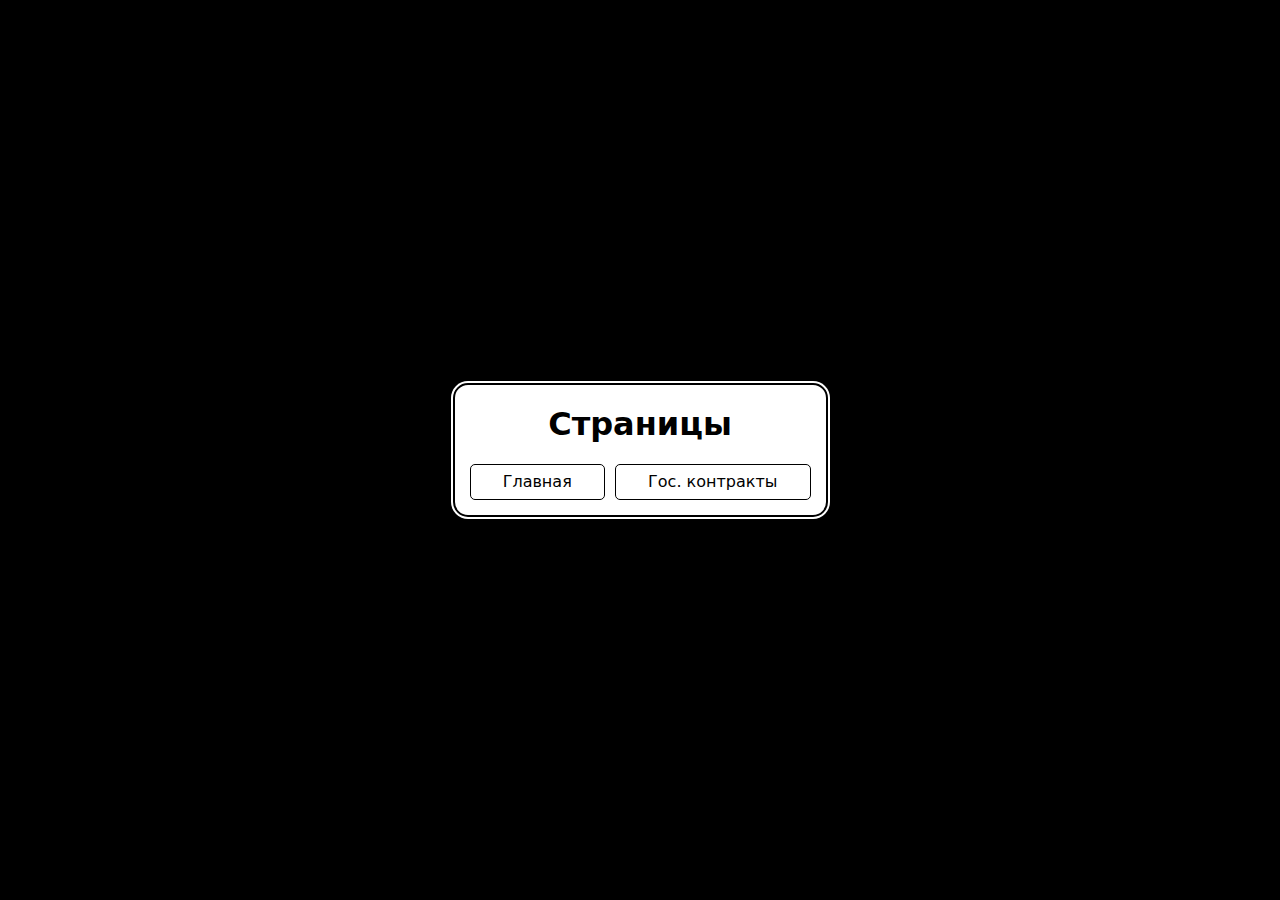
<file: pages.html>
<!DOCTYPE html><html lang="ru"><head><meta charset="UTF-8"><meta http-equiv="X-UA-Compatible" content="IE=edge"><meta name="viewport" content="width=device-width,initial-scale=1"><title>Страницы</title><link rel="shortcut icon" href="data:,"><style>* {
      box-sizing: border-box;
      margin: 0;
      padding: 0;
      border: 0;
    }

    :focus,
    :active {
      outline: none;
    }

    html,
    body {
      -moz-text-size-adjust: 100%;
      -webkit-text-size-adjust: 100%;

      inline-size: 100%;
      block-size: 100%;
      font-family: system-ui, -apple-system, BlinkMacSystemFont, 'Segoe UI', Roboto, Oxygen, Ubuntu, Cantarell, 'Open Sans', 'Helvetica Neue', sans-serif;
      font-size: 16px;
      line-height: 1.5;
    }

    body {
      background-color: #000;
    }

    body>div {
      display: flex;
      min-block-size: 100%;
      padding: 15px;
    }

    body>div>div {
      inline-size: 100%;
      max-inline-size: 375px;
      margin: auto;
      padding: 15px;
      background-color: #fff;
      box-shadow: 0 0 0 2px #fff;
      border: 2px solid;
      border-radius: 15px;
    }

    h1 {
      margin-block-end: 0.5em;
      font-size: 2rem;
      font-weight: 700;
      text-align: center;
    }

    ul,
    li {
      list-style: none;
    }

    ul {
      display: flex;
      flex-wrap: wrap;
      justify-content: center;
      align-items: center;
      gap: 10px;
    }

    li {
      flex: 1 1 auto;
    }

    a,
    a:visited,
    a:hover {
      text-decoration: none;
    }

    a {
      display: flex;
      justify-content: center;
      align-items: center;
      block-size: 100%;
      min-block-size: 30px;
      padding-block: 5px;
      padding-inline: 10px;
      text-align: center;
      color: inherit;
      background-color: #fff;
      border: 1px solid;
      border-radius: 5px;
      transition: color, background-color;
      transition-duration: 0.3s;
    }

    a[href]:focus-visible {
      outline: 2px solid;
      outline-offset: 2px;
    }

    @media (hover: hover) {
      a:hover {
        color: #fff;
        background-color: #000;
      }

      a[href]:hover {
        outline: none;
      }
    }

    @media (hover: none) {
      a[href]:active {
        outline: none;
        opacity: 0.5;
      }
    }</style></head><body><div><div><h1>Страницы</h1><ul><li><a href="index.html" target="_blank" title="Главная">Главная</a></li><li><a href="contracts.html" target="_blank" title="Гос. контракты">Гос. контракты</a></li></ul></div></div></body></html>
</file>
<file: css/style.min.css>
@font-face{font-family:"Helvetica Neue Cyr";src:url(../fonts/Helvetica_Neue_Cyr-Regular-Normal.woff) format("woff");font-weight:400;font-style:normal;font-display:swap}*{padding:0;margin:0;border:0}*,::after,::before{box-sizing:border-box}:active,:focus{outline:0}html{font-size:16px;line-height:1;scroll-behavior:smooth;scroll-padding-block-start:var(--header-height)}body,html{-moz-text-size-adjust:100%;-webkit-text-size-adjust:100%;inline-size:100%;block-size:100%}footer,header,nav{display:block}button,input{font-family:inherit;color:inherit}input{caret-color:currentColor}input::-webkit-input-placeholder{color:inherit;opacity:1}input::-moz-placeholder{color:inherit;opacity:1}input::placeholder{color:inherit;opacity:1}a[href]:focus-visible,button:focus-visible{outline:2px solid var(--outline-color, currentColor);outline-offset:2px}a{color:inherit}a,a:hover,a:visited{text-decoration:none}a:active,a:focus{outline:0}button{font-size:inherit;background:0 0}button:not(:disabled){cursor:pointer}button::-moz-focus-inner{padding:0;border:0}ol,ol li,ul,ul li{list-style:none}img{vertical-align:top}h1,h2,h3{font-size:inherit;font-weight:400}svg{fill:currentColor;stroke:currentColor;transition-property:fill,stroke;transition-duration:.3s}.ibg img,dialog{inset:0;inline-size:100%;block-size:100%}dialog{position:fixed;z-index:100;max-inline-size:none;max-block-size:none;display:flex;flex-direction:column;padding:20px;color:inherit;background:0 0;opacity:0;visibility:hidden;transition:.3s;overflow:auto}dialog[open]{opacity:1;visibility:visible}.ibg{position:relative;isolation:isolate;overflow:hidden}.ibg img{position:absolute;z-index:-2;-o-object-fit:cover;object-fit:cover}.visually-hidden{position:absolute;inline-size:1px;block-size:1px;margin:-1px;padding:0;-webkit-clip-path:inset(100%);clip-path:inset(100%);clip:rect(0 0 0 0);overflow:hidden;white-space:nowrap;border:0;outline:0;outline-offset:0}.title-h1,.title-h2{text-align:center;color:#000}.title-h1{-webkit-margin-after:var(--title-h1-mb);margin-block-end:var(--title-h1-mb);font-family:"Rubik",sans-serif;font-weight:500;line-height:1;font-size:62px}.title-h2{-webkit-margin-after:var(--title-h2-mb);margin-block-end:var(--title-h2-mb);font-family:var(--title-h2-ff, Rubik, sans-serif);font-weight:var(--title-h2-fw, 500);line-height:1.125;font-size:48px}.title-h2::after{content:"";display:block;max-inline-size:565px;block-size:2px;margin-inline:auto;background-color:#50a359;-webkit-margin-before:15px;margin-block-start:15px}.title-h3{-webkit-margin-after:var(--title-h3-mb);margin-block-end:var(--title-h3-mb);font-weight:500;font-size:22px;text-align:var(--title-h3-ta, start);color:#000}.button,.title-h3,.title-h4{font-family:"Rubik",sans-serif;line-height:1}.title-h4{-webkit-margin-after:var(--title-h4-mb);margin-block-end:var(--title-h4-mb);font-weight:500;color:#000;font-size:18px}.button{--outline-color:#50a359;display:flex;justify-content:center;align-items:center;inline-size:100%;max-inline-size:var(--button-wmax, 465px);padding-block:5px;padding-inline:10px;margin-inline:auto;font-weight:400;color:#fff;text-align:center;background-color:#50a359;border-radius:100px;transition-property:background-color;transition-duration:.3s;min-block-size:60px;font-size:26px}.breadcrumbs{-webkit-padding-after:20px;padding-block-end:20px;font-size:14px;color:#a0a0a0;overflow-x:auto;overflow-y:hidden;-webkit-padding-before:50px;padding-block-start:50px}.breadcrumbs__list{display:flex;align-items:center;-webkit-column-gap:4px;-moz-column-gap:4px;column-gap:4px}.breadcrumbs__item:not(:last-child){display:flex;align-items:center;-webkit-column-gap:4px;-moz-column-gap:4px;column-gap:4px}.breadcrumbs__item:not(:last-child)::after{content:"/"}.breadcrumbs__link{white-space:nowrap}.breadcrumbs__link:not(.breadcrumbs__link--current){transition-property:color;transition-duration:.3s}.breadcrumbs__link--current{color:#000}body{font-family:"Inter",sans-serif;font-weight:500;font-size:16px;line-height:1.1875;color:rgba(0,0,0,.7)}.scroll-lock body{overflow:hidden}.container{max-inline-size:1280px;margin-inline:auto;padding-inline:20px}.wrapper{position:relative;display:flex;flex-direction:column;min-block-size:100%;overflow:hidden}.wrapper__background{position:fixed;inset-block:var(--header-height) 0;inset-inline:0;z-index:-1;font-size:0;opacity:.12}.header{block-size:var(--header-height);font-family:"Rubik",sans-serif;font-weight:400;line-height:1.2;color:#fff}.header__wrapper{position:fixed;inset-block-start:0;inset-inline:0;z-index:50;background-color:#50a359;-webkit-border-after:2px solid;border-block-end:2px solid}.header__inner{display:flex;justify-content:space-between;align-items:center;-webkit-column-gap:20px;-moz-column-gap:20px;column-gap:20px;padding-block:10px;min-block-size:72px;-webkit-padding-end:9px;padding-inline-end:9px}.header__burger{display:flex;justify-content:start;align-items:center;-webkit-column-gap:14px;-moz-column-gap:14px;column-gap:14px}.header__line{flex:0 0 auto;inline-size:1px;aspect-ratio:1/44;font-size:0;background-color:#9acf9f}.burger-button{position:relative;flex:0 0 auto;inline-size:24px;aspect-ratio:24/16;font-size:0}.burger-button__line{position:absolute;inset-block-start:var(--line-top);inset-block-end:var(--line-bottom);inset-inline-start:var(--line-left, 0);inline-size:var(--line-width, 100%);block-size:3px;background-color:var(--line-color, currentColor);-webkit-transform:var(--line-transform);transform:var(--line-transform);transition-property:inset,inline-size,background-color,transform;transition-property:inset,inline-size,background-color,transform,-webkit-transform;transition-duration:.3s}.burger-button__line--top{--line-top:0}.burger-active .burger-button__line--top{--line-top:50%;--line-transform:translateY(-50%) rotate(135deg)}.burger-button__line--center{--line-top:50%;--line-transform:translateY(-50%)}.burger-active .burger-button__line--center{--line-left:50%;--line-width:0}.burger-button__line--bottom{--line-bottom:0}.burger-active .burger-button__line--bottom{--line-bottom:50%;--line-transform:translateY(50%) rotate(-135deg)}.header-logo,.search-button{flex:0 0 auto;font-size:0}.header-logo__image{display:block;aspect-ratio:165/50;inline-size:165px}.advantages__icon img,.category-card__image img,.footer-main__logo img,.header-logo__image img,.props-icons__image img{-o-object-fit:contain;object-fit:contain}.header-form__inner{position:relative}.header-form__inner input{inline-size:100%;block-size:44px;padding-inline:40px 10px;background-color:#43914d;border-radius:4px;transition-property:background-color;transition-duration:.3s}.header-form__inner input:focus{color:#000;background-color:#9acf9f}.header-form__inner input:focus::-webkit-input-placeholder{color:rgba(0,0,0,.7)}.header-form__inner input:focus::-moz-placeholder{color:rgba(0,0,0,.7)}.header-form__inner input:focus::placeholder{color:rgba(0,0,0,.7)}.header-form__inner input::-webkit-search-cancel-button{display:none}.header-form__inner input::-webkit-input-placeholder{color:rgba(255,255,255,.7);-webkit-transition-property:color;transition-property:color;transition-duration:.3s}.header-form__inner input::-moz-placeholder{color:rgba(255,255,255,.7);-moz-transition-property:color;transition-property:color;transition-duration:.3s}.header-form__inner input::placeholder{color:rgba(255,255,255,.7);transition-property:color;transition-duration:.3s}.header-form__button{position:absolute;inset-block-start:50%;inset-inline-start:10px;z-index:1;font-size:0;-webkit-transform:translateY(-50%);transform:translateY(-50%)}input:focus~.header-form__button svg{fill:rgba(0,0,0,.7)}.header-form__button svg{stroke:none}.header-nav__top{position:-webkit-sticky;position:sticky;inset-block-start:0;z-index:1;display:flex;justify-content:space-between;align-items:center;-webkit-column-gap:20px;-moz-column-gap:20px;column-gap:20px;margin-inline:-20px;padding-block:10px;padding-inline:20px;background-color:#50a359;min-block-size:72px}.header-nav__top::before{content:"";flex:1 1 50%}.header-nav__close{display:flex;justify-content:end;align-items:center;flex:1 1 50%}.header-nav__row{display:flex;align-items:center;-webkit-column-gap:10px;-moz-column-gap:10px;column-gap:10px}.header-nav__down{flex:0 0 auto;font-size:0;transition-property:transform;transition-property:transform,-webkit-transform;transition-duration:.3s}.close-button{position:relative;flex:0 0 auto;inline-size:21px;aspect-ratio:1/1;font-size:0}.close-button::after,.close-button::before{content:"";position:absolute;inset-block-start:50%;inset-inline:0;block-size:3px;background-color:#fff;transition-property:background-color;transition-duration:.3s}.close-button::before{-webkit-transform:translateY(-50%) rotate(45deg);transform:translateY(-50%) rotate(45deg)}.close-button::after{-webkit-transform:translateY(-50%) rotate(-45deg);transform:translateY(-50%) rotate(-45deg)}.nav-link{font-size:18px;transition-property:color;transition-duration:.3s}.nav-link__icon{flex:0 0 auto;font-size:0}.nav-link__icon svg{fill:#000;stroke:#fff}.header-sublist{-webkit-padding-start:10px;padding-inline-start:10px}.header-contacts{display:flex;align-items:center;gap:20px}.header-contacts__line{flex:0 0 auto;inline-size:1px;aspect-ratio:1/44;font-size:0;background-color:#9acf9f}.header-phone{display:flex;flex-direction:column;align-items:start;row-gap:5px;font-size:14px}.header-contact{display:inline-flex;align-items:center;-webkit-column-gap:10px;-moz-column-gap:10px;column-gap:10px;font-family:"Rubik",sans-serif;font-weight:400;font-size:14px;line-height:1.2;white-space:nowrap;transition-property:color;transition-duration:.3s}.header-contact__icon{display:flex;justify-content:center;align-items:center;flex:0 0 auto;inline-size:20px;aspect-ratio:1/1;font-size:0}.request-button{display:flex;align-items:center;-webkit-column-gap:4px;-moz-column-gap:4px;column-gap:4px;text-align:center;transition-property:color;transition-duration:.3s}.request-button__icon{flex:0 0 auto;font-size:0}.header-socials{display:flex;flex-direction:column;align-items:start;row-gap:7px}.header-socials__list{display:flex;align-items:center;-webkit-column-gap:8px;-moz-column-gap:8px;column-gap:8px;font-size:0}.header-socials__item{flex:0 0 auto}.phone-button{flex:0 0 auto;font-size:0}.cart-link{display:flex;align-items:center;-webkit-column-gap:3px;-moz-column-gap:3px;column-gap:3px;transition-property:color;transition-duration:.3s}.cart-link__icon{flex:0 0 auto;font-size:0}.cart-link__icon svg{inline-size:30px;block-size:30px}.cart-link__count{font-weight:500;font-size:14px}.up{--outline-color:rgba(0, 0, 0, 0.7);position:fixed;inset-block-end:20px;inset-inline-end:calc(20px + var(--scrollbar-width, 0px));z-index:5;inline-size:38px;aspect-ratio:1/1;display:flex;justify-content:center;align-items:center;font-size:0;background-color:var(--up-background-color, #50a359);border:2px solid #50a359;border-radius:5px;transition-property:background-color,opacity,visibility;transition-duration:.3s}.up svg{fill:#fff;-webkit-transform:rotate(180deg);transform:rotate(180deg)}html:not(.scrolled) .up{opacity:0;visibility:hidden}.main{flex:1 1 auto}.footer{background-color:#f4f4ef}.footer-main{display:grid;gap:48px;-webkit-padding-before:30px;padding-block-start:30px;-webkit-padding-after:50px;padding-block-end:50px}.footer-main__logo{inline-size:165px;aspect-ratio:165/50;font-size:0}.contact-link{display:inline-flex;align-items:center;-webkit-column-gap:10px;-moz-column-gap:10px;column-gap:10px;font-family:"Rubik",sans-serif;font-weight:400;line-height:1.2;white-space:nowrap;color:#000;transition-property:color;transition-duration:.3s;font-size:18px}.contact-link__icon,.footer-socials{display:flex;align-items:center;font-size:0}.contact-link__icon{flex:0 0 auto;justify-content:center;aspect-ratio:1/1;inline-size:32px}.contact-link__icon--phone svg{inline-size:25px;block-size:25px}.contact-link__icon--mail svg{inline-size:26px;block-size:21px}.footer-socials{-webkit-column-gap:21px;-moz-column-gap:21px;column-gap:21px}.footer-socials__item{flex:0 0 auto}.footer-socials__link svg{inline-size:32px;block-size:32px}.footer-socials__link--cyan svg,.footer-socials__link--lime svg{fill:#60d669;inline-size:35px;block-size:35px}.footer-socials__link--cyan svg{fill:#2ae6ee}.footer-socials__link--blue svg{fill:#3173dc}.footer-nav{display:grid;gap:48px}.footer-nav__title{--title-h4-mb:20px}.footer-nav__item:not(:last-child){-webkit-margin-after:15px;margin-block-end:15px}.footer-nav__link{transition-property:color;transition-duration:.3s;font-size:16px}.footer-props{display:flex;flex-wrap:wrap;align-items:center;row-gap:20px;padding-block:20px;border-block:1px solid #969696;-webkit-column-gap:48px;-moz-column-gap:48px;column-gap:48px}.footer-props__text{font-family:"Rubik",sans-serif;font-weight:400;line-height:1.2;color:#000;white-space:nowrap;font-size:16px}.footer-props__text--wrap{white-space:normal}.props-icons{display:flex;align-items:center;-webkit-column-gap:15px;-moz-column-gap:15px;column-gap:15px;font-size:0}.props-icons__image{flex:0 0 auto;inline-size:var(--width);block-size:var(--height)}.footer-additionaly{display:flex;flex-wrap:wrap;justify-content:space-between;align-items:center;row-gap:12px;-webkit-padding-after:60px;padding-block-end:60px;-webkit-column-gap:48px;-moz-column-gap:48px;column-gap:48px;-webkit-padding-before:25px;padding-block-start:25px}.footer-additionaly__link{font-family:"Rubik",sans-serif;font-weight:400;line-height:1.2;color:#000;transition-property:color;transition-duration:.3s;font-size:16px}.hero{-webkit-padding-before:53px;padding-block-start:53px;-webkit-padding-after:68px;padding-block-end:68px}.hero__completed{-webkit-margin-after:21px;margin-block-end:21px}.hero__header{max-inline-size:1010px;margin-inline:auto;text-align:center;-webkit-margin-after:50px;margin-block-end:50px}.hero__title{--title-h1-mb:15px}.hero-completed,.hero-completed__list{inline-size:-webkit-max-content;inline-size:-moz-max-content;inline-size:max-content}.hero-completed{font-weight:600;text-align:center;color:#000}.hero-completed__list{display:flex;align-items:center;-webkit-column-gap:2px;-moz-column-gap:2px;column-gap:2px;-webkit-margin-after:10px;margin-block-end:10px;margin-inline:auto;padding:4px;border-radius:4px;background-image:linear-gradient(to left,#cbcbcb,#929292)}.hero-completed__item{display:flex;justify-content:center;align-items:center;flex:0 0 auto;min-inline-size:28px;padding:5px;background-color:#fff;block-size:35px;font-size:16px}.hero-completed__item:first-child{border-start-start-radius:4px;border-end-start-radius:4px}.hero-completed__item:last-child{border-start-end-radius:4px;border-end-end-radius:4px}.hero-completed__text{font-size:16px}.categories__list{display:grid;gap:30px}.category-card{block-size:100%}.category-card__top{display:flex;justify-content:center;align-items:center;block-size:267px;border-radius:20px;background-color:#fff;box-shadow:0 2px 20px 0 #efefef;-webkit-margin-after:20px;margin-block-end:20px}.category-card__image{flex:0 0 auto;inline-size:calc(var(--width)/393*100%);block-size:calc(var(--height)/267*100%);font-size:0}.category-card__title{--title-h3-mb:10px;--title-h3-ta:center}.category-card__title a,.news-card__title a{transition-property:color;transition-duration:.3s}.category-card__text{max-inline-size:329px;margin-inline:auto;text-align:center}.advantages{-webkit-padding-before:68px;padding-block-start:68px;-webkit-padding-after:71px;padding-block-end:71px}.advantages__list{display:grid;grid-template-columns:repeat(2,1fr);row-gap:30px;-webkit-column-gap:30px;-moz-column-gap:30px;column-gap:30px}.advantages__icon{aspect-ratio:1/1;font-size:0;inline-size:62px;-webkit-margin-after:20px;margin-block-end:20px}.advantages__caption{font-family:"Rubik",sans-serif;font-weight:400;line-height:1.2;color:#000;font-size:18px}.offer{-webkit-padding-before:71px;padding-block-start:71px;-webkit-padding-after:60px;padding-block-end:60px}.offer__title{max-inline-size:910px;margin-inline:auto;--title-h2-mb:70px}.offer__texts{display:flex;justify-content:space-between;align-items:center;max-inline-size:1141px;margin-inline:auto;gap:40px;-webkit-margin-after:70px;margin-block-end:70px}.offer__text{max-inline-size:254px;margin-inline:auto;font-family:"Rubik",sans-serif;font-weight:400;line-height:1;text-align:center;color:#000;font-size:22px}.offer__line{flex:0 0 auto;inline-size:2px;font-size:0;background-color:#d9d9d9}.news{-webkit-padding-before:60px;padding-block-start:60px;-webkit-padding-after:150px;padding-block-end:150px}.news__title{--title-h2-mb:60px}.news__list{display:grid;gap:30px}.news-card{display:flex;flex-direction:column;align-items:start;block-size:100%}.news-card__image{inline-size:100%;block-size:267px;-webkit-margin-after:20px;margin-block-end:20px;border-radius:8px}.news-card__title{--title-h3-mb:10px;flex:1 1 auto}.news-card__text{-webkit-box-orient:vertical;-webkit-line-clamp:3;display:-webkit-box;max-inline-size:316px;-webkit-margin-after:10px;margin-block-end:10px;overflow:hidden}.news-card__link{font-family:"Rubik",sans-serif;font-weight:400;font-size:14px;line-height:1;text-decoration:underline;color:#50a359;transition-property:color;transition-duration:.3s}.contracts{-webkit-padding-before:20px;padding-block-start:20px;-webkit-padding-after:150px;padding-block-end:150px}.contracts__title{--title-h2-ff:Spectral, serif;--title-h2-fw:800;max-inline-size:1010px;margin-inline:auto;--title-h2-mb:70px}.contracts-table{inline-size:100%;line-height:1.2;color:#000;border-collapse:collapse;border-spacing:0}.contracts-table__body .contracts-table__row{transition-property:background-color;transition-duration:.3s}.contracts-table__body .contracts-table__row:hover .contracts-link__info{opacity:1;visibility:inherit}.contracts-table__title{padding-inline:10px;font-weight:600;background-color:#edf7f0;border:1px solid #9f9f9f;padding-block:20px;font-size:20px}.contracts-table__nowrap{white-space:nowrap}.contracts-table__data{padding-inline:10px;font-weight:400;text-align:center;border:1px solid #9f9f9f;padding-block:20px;font-size:16px}.contracts-link{display:inline-flex;align-items:center;-webkit-column-gap:2px;-moz-column-gap:2px;column-gap:2px;font-weight:400;color:#1660d0;transition-property:color;transition-duration:.3s;font-size:20px}.contracts-link__label{text-decoration:underline}.contracts-link__icon{position:relative;flex:0 0 auto}.contracts-link__info{position:absolute;inset-block-end:calc(100% + 13px);z-index:1;inline-size:-webkit-max-content;inline-size:-moz-max-content;inline-size:max-content;max-inline-size:205px;padding-block:20px;padding-inline:10px;font-size:12px;text-align:center;color:#000;background-color:#fff;-webkit-filter:drop-shadow(0 4px 24px rgba(0,0,0,.1));filter:drop-shadow(0 4px 24px rgba(0,0,0,.1));border-radius:10px;opacity:0;visibility:hidden;transition-property:opacity,visibility;transition-duration:.3s;pointer-events:none}.contracts-link__info::after{content:"";position:absolute;inset-block-start:calc(100% - 4px);-webkit-border-before:7px solid #fff;border-block-start:7px solid #fff;-webkit-border-after:7px solid transparent;border-block-end:7px solid transparent;-webkit-border-start:7px solid transparent;border-inline-start:7px solid transparent;-webkit-border-end:7px solid #fff;border-inline-end:7px solid #fff}.dialog__inner{position:relative;display:flex;flex-direction:column;inline-size:100%;margin:auto;background-color:#fff;box-shadow:0 4px 40px 0 rgba(0,0,0,.15);max-inline-size:852px;padding-block:70px;padding-inline:80px;border-radius:24px}.dialog__close{position:absolute;z-index:1;aspect-ratio:1/1;background-color:#fff;inset-block-start:60px;inset-inline-end:80px;inline-size:42px}.dialog__close::after,.dialog__close::before{content:"";position:absolute;inset-block-start:50%;inset-inline-start:50%;inline-size:71.4285714286%;block-size:2px;border-radius:4px;background-color:#1a1a1a;transition-property:background-color;transition-duration:.3s}.dialog__close::before{-webkit-transform:translate(-50%,-50%) rotate(45deg);transform:translate(-50%,-50%) rotate(45deg)}.dialog__close::after{-webkit-transform:translate(-50%,-50%) rotate(-45deg);transform:translate(-50%,-50%) rotate(-45deg)}.dialog__title{font-family:"Rubik",sans-serif;font-weight:500;color:#000;-webkit-margin-after:50px;margin-block-end:50px;-webkit-padding-end:62px;padding-inline-end:62px;font-size:42px}.dialog-form{display:flex;flex-direction:column;flex:1 1 auto;font-family:"Helvetica Neue Cyr";font-weight:400;line-height:1.3}.dialog-form__inputs{-webkit-margin-after:20px;margin-block-end:20px}.dialog-form__input:not(:last-child){-webkit-margin-after:25px;margin-block-end:25px}.dialog-form__checkbox{-webkit-margin-after:50px;margin-block-end:50px}.dialog-form__button{--button-wmax:none}.dialog-label{position:relative;display:block;line-height:1;letter-spacing:-.01em;font-size:24px}.dialog-label input{inline-size:100%;border-radius:8px;background-color:#f5f5f5;font-family:inherit;font-weight:inherit;font-size:inherit;line-height:inherit;letter-spacing:inherit;color:#000;block-size:69px;padding-inline:30px}.dialog-label input::-webkit-input-placeholder{color:transparent}.dialog-label input::-moz-placeholder{color:transparent}.dialog-label input::placeholder{color:transparent}.dialog-label__text{position:absolute;inset-block-start:50%;color:rgba(0,0,0,.6);-webkit-transform:translateY(-50%);transform:translateY(-50%);transition-property:inset-block-start,font-size,transform;transition-property:inset-block-start,font-size,transform,-webkit-transform;transition-duration:.3s;inset-inline-start:30px}.dialog-label__text mark{color:#d72034;background:0 0}input.has-value~.dialog-label__text{inset-block-start:-14px;font-size:14px;-webkit-transform:translateY(0);transform:translateY(0)}input:focus~.dialog-label__text{inset-block-start:-14px;font-size:14px;-webkit-transform:translateY(0);transform:translateY(0)}.dialog-checkbox{display:flex;align-items:center;letter-spacing:-.01em;transition-property:color;transition-duration:.3s;cursor:pointer;-webkit-column-gap:22px;-moz-column-gap:22px;column-gap:22px;font-size:16px}.dialog-checkbox input:focus~.dialog-checkbox__icon{background-color:#9acf9f}.dialog-checkbox input:focus~.dialog-checkbox__text{color:#9acf9f}.dialog-checkbox__icon{display:flex;justify-content:center;align-items:center;flex:0 0 auto;aspect-ratio:1/1;font-size:0;background-color:#50a359;transition-property:background-color;transition-duration:.3s;inline-size:30px}input:not(:checked)~.dialog-checkbox__icon svg{stroke:transparent}.dialog-checkbox__icon svg{stroke:#fff;inline-size:15px;block-size:18px}@media (min-width:281px){.footer-nav{grid-template-columns:repeat(auto-fill,minmax(240px,1fr))}}@media (min-width:361px){.categories__list,.news__list{grid-template-columns:repeat(auto-fill,minmax(320px,1fr))}}@media (min-width:769px){.search-button{display:none}.header-form{flex:1 1 auto}.header-nav__top,.phone-button{display:none}.footer-nav{grid-template-columns:repeat(3,1fr)}.offer__text--wide{max-inline-size:283px}.offer__line{align-self:stretch}.contracts-table__title:nth-child(1){inline-size:10.4838709677%}.contracts-table__title:nth-child(2){inline-size:62.9032258065%}.contracts-table__title:nth-child(3){inline-size:26.935483871%}}@media (min-width:993px){.header-contact__icon{display:none}.request-button__text{text-decoration:underline}.header-socials__item--hide-header{display:none}.footer-main{grid-template-columns:1fr auto}.footer-main__logo{-webkit-margin-after:20px;margin-block-end:20px}.footer-main__contacts{-webkit-margin-after:54px;margin-block-end:54px}.footer-contacts__item:not(:last-child){-webkit-margin-after:20px;margin-block-end:20px}.footer-nav{-webkit-padding-before:13px;padding-block-start:13px}.advantages__list{grid-template-columns:repeat(4,1fr)}.advantages__caption--hide-pc{display:none}.contracts-link__info,.contracts-link__info::after{inset-inline-start:50%;-webkit-transform:translateX(-50%);transform:translateX(-50%)}.contracts-link__info::after{-webkit-border-before:14px solid #fff;border-block-start:14px solid #fff;border-inline:7px solid transparent}}@media (hover:hover) and (min-width:993px){.request-button:hover{color:#9acf9f}}@media (min-width:1281px){.header__burger{display:none}.header-form{max-inline-size:220px}.header-nav{flex:1 0 auto}.header-nav__list{display:flex;align-items:center;-webkit-column-gap:20px;-moz-column-gap:20px;column-gap:20px}.header-nav__item--hide-header{display:none}.header-nav__item--sublist{position:relative}.header-nav__item--sublist:focus-within .header-nav__link{color:#9acf9f}.header-nav__item--sublist:focus-within .header-nav__down{-webkit-transform:rotate(180deg);transform:rotate(180deg)}.header-nav__item--sublist:focus-within .header-nav__down svg{fill:#9acf9f}.header-nav__item--sublist:focus-within .header-nav__region{opacity:1;visibility:inherit}.header-nav__row{-webkit-column-gap:5px;-moz-column-gap:5px;column-gap:5px}.header-nav__down svg{inline-size:8px;block-size:6px}.header-nav__region{position:absolute;inset-block-start:100%;inset-inline-start:0;inline-size:-webkit-max-content;inline-size:-moz-max-content;inline-size:max-content;-webkit-padding-before:20px;padding-block-start:20px;opacity:0;visibility:hidden;transition-property:opacity,visibility;transition-duration:.3s}.nav-link__icon{display:none}.header-sublist{max-block-size:calc(100vh - var(--header-height));padding:20px;background-color:#50a359;box-shadow:10px 10px 20px 0 #efefef;border-radius:8px;overflow:auto}.header-sublist__item:not(:last-child){-webkit-margin-after:20px;margin-block-end:20px}.footer-props{justify-content:space-between}}@media (min-width:1281px) and (hover:hover){.header-nav__item--sublist:hover .header-nav__link{color:#9acf9f}.header-nav__item--sublist:hover .header-nav__down{-webkit-transform:rotate(180deg);transform:rotate(180deg)}.header-nav__item--sublist:hover .header-nav__down svg{fill:#9acf9f}.header-nav__item--sublist:hover .header-nav__region{opacity:1;visibility:inherit}}@media (max-width:1280px){.title-h1{font-size:calc(28px + 34*(100vw - 375px)/905)}.title-h2{font-size:calc(28px + 20*(100vw - 375px)/905)}.title-h2::after{-webkit-margin-before:calc(8px + 7*(100vw - 375px)/905);margin-block-start:calc(8px + 7*(100vw - 375px)/905)}.title-h4{font-size:calc(16px + 2*(100vw - 375px)/905)}.button{min-block-size:calc(40px + 20*(100vw - 375px)/905);font-size:calc(18px + 8*(100vw - 375px)/905)}.breadcrumbs{-webkit-padding-before:calc(20px + 30*(100vw - 375px)/905);padding-block-start:calc(20px + 30*(100vw - 375px)/905)}.header__inner{min-block-size:calc(57px + 15*(100vw - 375px)/905);-webkit-padding-end:calc(2px + 7*(100vw - 375px)/905);padding-inline-end:calc(2px + 7*(100vw - 375px)/905)}.header-logo__image{inline-size:calc(126px + 39*(100vw - 375px)/905)}.header-nav{position:fixed;inset-block-start:0;inset-inline-start:0;display:flex;flex-direction:column;row-gap:14px;block-size:100%;-webkit-padding-after:20px;padding-block-end:20px;padding-inline:20px;color:rgba(0,0,0,.7);background-color:#fff;transition-property:opacity,visibility,transform;transition-property:opacity,visibility,transform,-webkit-transform;transition-duration:.3s;overflow:auto}html:not(.burger-active) .header-nav{opacity:0;visibility:hidden;-webkit-transform:translateX(-100%);transform:translateX(-100%)}.header-nav__top{min-block-size:calc(57px + 15*(100vw - 375px)/905)}.header-nav__item{-webkit-border-after:1px solid #cbcbcb;border-block-end:1px solid #cbcbcb}.header-nav__item--hide-menu{display:none}.header-nav__item--sublist.spoiler-active .header-nav__link{color:#9acf9f}.header-nav__item--sublist.spoiler-active .header-nav__down{-webkit-transform:rotate(180deg);transform:rotate(180deg)}.header-nav__item--sublist.spoiler-active .header-nav__down svg{fill:#9acf9f}.header-nav__row{justify-content:space-between;min-block-size:34px;padding-block:5px}.nav-link{font-family:"Inter",sans-serif;font-weight:500;font-size:16px}.nav-link:not(.nav-link--sublist){display:flex;justify-content:space-between;align-items:center;-webkit-column-gap:10px;-moz-column-gap:10px;column-gap:10px;min-block-size:34px;padding-block:5px}.header-sublist__item:not(:last-child){-webkit-border-after:1px solid #cbcbcb;border-block-end:1px solid #cbcbcb}.header-sublist__link{font-size:16px}.cart-link__icon svg{inline-size:calc(28px + 2*(100vw - 375px)/905);block-size:calc(28px + 2*(100vw - 375px)/905)}.cart-link__count{font-size:calc(13px + 1*(100vw - 375px)/905)}.footer-main{gap:calc(30px + 18*(100vw - 375px)/905);-webkit-padding-before:calc(35px + -5*(100vw - 375px)/905);padding-block-start:calc(35px + -5*(100vw - 375px)/905);-webkit-padding-after:calc(30px + 20*(100vw - 375px)/905);padding-block-end:calc(30px + 20*(100vw - 375px)/905)}.contact-link{font-size:calc(16px + 2*(100vw - 375px)/905)}.contact-link__icon{inline-size:calc(24px + 8*(100vw - 375px)/905)}.contact-link__icon--phone svg{inline-size:calc(19px + 6*(100vw - 375px)/905);block-size:calc(19px + 6*(100vw - 375px)/905)}.contact-link__icon--mail svg{inline-size:calc(20px + 6*(100vw - 375px)/905);block-size:calc(16px + 5*(100vw - 375px)/905)}.footer-socials{-webkit-column-gap:calc(14px + 7*(100vw - 375px)/905);-moz-column-gap:calc(14px + 7*(100vw - 375px)/905);column-gap:calc(14px + 7*(100vw - 375px)/905)}.footer-socials__link svg{inline-size:calc(26px + 6*(100vw - 375px)/905);block-size:calc(26px + 6*(100vw - 375px)/905)}.footer-socials__link--cyan svg,.footer-socials__link--lime svg{inline-size:calc(29px + 6*(100vw - 375px)/905);block-size:calc(29px + 6*(100vw - 375px)/905)}.footer-nav{gap:calc(30px + 18*(100vw - 375px)/905)}.footer-nav__title{--title-h4-mb:calc(15px + 5 * (100vw - 375px) / 905)}.footer-nav__item:not(:last-child){-webkit-margin-after:calc(10px + 5*(100vw - 375px)/905);margin-block-end:calc(10px + 5*(100vw - 375px)/905)}.footer-nav__link{font-size:calc(14px + 2*(100vw - 375px)/905)}.footer-props{-webkit-column-gap:calc(20px + 28*(100vw - 375px)/905);-moz-column-gap:calc(20px + 28*(100vw - 375px)/905);column-gap:calc(20px + 28*(100vw - 375px)/905)}.footer-props__text{font-size:calc(14px + 2*(100vw - 375px)/905)}.footer-additionaly{-webkit-column-gap:calc(20px + 28*(100vw - 375px)/905);-moz-column-gap:calc(20px + 28*(100vw - 375px)/905);column-gap:calc(20px + 28*(100vw - 375px)/905);-webkit-padding-before:calc(20px + 5*(100vw - 375px)/905);padding-block-start:calc(20px + 5*(100vw - 375px)/905)}.footer-additionaly__link{font-size:calc(12px + 4*(100vw - 375px)/905)}.hero{-webkit-padding-before:calc(29px + 24*(100vw - 375px)/905);padding-block-start:calc(29px + 24*(100vw - 375px)/905);-webkit-padding-after:calc(45px + 23*(100vw - 375px)/905);padding-block-end:calc(45px + 23*(100vw - 375px)/905)}.hero__header{-webkit-margin-after:calc(40px + 10*(100vw - 375px)/905);margin-block-end:calc(40px + 10*(100vw - 375px)/905)}.hero-completed__item{block-size:calc(24px + 11*(100vw - 375px)/905);font-size:calc(14px + 2*(100vw - 375px)/905)}.hero-completed__text{font-size:calc(12px + 4*(100vw - 375px)/905)}.category-card__top{-webkit-margin-after:calc(30px + -10*(100vw - 375px)/905);margin-block-end:calc(30px + -10*(100vw - 375px)/905)}.advantages{-webkit-padding-before:calc(45px + 23*(100vw - 375px)/905);padding-block-start:calc(45px + 23*(100vw - 375px)/905);-webkit-padding-after:calc(45px + 26*(100vw - 375px)/905);padding-block-end:calc(45px + 26*(100vw - 375px)/905)}.advantages__list{-webkit-column-gap:calc(20px + 10*(100vw - 375px)/905);-moz-column-gap:calc(20px + 10*(100vw - 375px)/905);column-gap:calc(20px + 10*(100vw - 375px)/905)}.advantages__icon{inline-size:calc(52px + 10*(100vw - 375px)/905);-webkit-margin-after:calc(10px + 10*(100vw - 375px)/905);margin-block-end:calc(10px + 10*(100vw - 375px)/905)}.advantages__caption{font-size:calc(14px + 4*(100vw - 375px)/905)}.offer{-webkit-padding-before:calc(45px + 26*(100vw - 375px)/905);padding-block-start:calc(45px + 26*(100vw - 375px)/905);-webkit-padding-after:calc(45px + 15*(100vw - 375px)/905);padding-block-end:calc(45px + 15*(100vw - 375px)/905)}.offer__title{--title-h2-mb:calc(40px + 30 * (100vw - 375px) / 905)}.offer__texts{gap:calc(10px + 30*(100vw - 375px)/905);-webkit-margin-after:calc(40px + 30*(100vw - 375px)/905);margin-block-end:calc(40px + 30*(100vw - 375px)/905)}.offer__text{font-size:calc(16px + 6*(100vw - 375px)/905)}.news{-webkit-padding-before:calc(45px + 15*(100vw - 375px)/905);padding-block-start:calc(45px + 15*(100vw - 375px)/905);-webkit-padding-after:calc(100px + 50*(100vw - 375px)/905);padding-block-end:calc(100px + 50*(100vw - 375px)/905)}.news__title{--title-h2-mb:calc(40px + 20 * (100vw - 375px) / 905)}.contracts{-webkit-padding-after:calc(50px + 100*(100vw - 375px)/905);padding-block-end:calc(50px + 100*(100vw - 375px)/905)}.contracts__title{--title-h2-mb:calc(40px + 30 * (100vw - 375px) / 905)}.contracts-table__data,.contracts-table__title{padding-block:calc(10px + 10*(100vw - 375px)/905);font-size:calc(16px + 4*(100vw - 375px)/905)}.contracts-table__data{font-size:calc(14px + 2*(100vw - 375px)/905)}.contracts-link{font-size:calc(16px + 4*(100vw - 375px)/905)}.dialog__inner{max-inline-size:calc(320px + 532*(100vw - 375px)/905);padding-block:calc(50px + 20*(100vw - 375px)/905);padding-inline:calc(20px + 60*(100vw - 375px)/905);border-radius:calc(12px + 12*(100vw - 375px)/905)}.dialog__close{inset-block-start:calc(20px + 40*(100vw - 375px)/905);inset-inline-end:calc(16px + 64*(100vw - 375px)/905);inline-size:calc(34px + 8*(100vw - 375px)/905)}.dialog__title{-webkit-margin-after:calc(20px + 30*(100vw - 375px)/905);margin-block-end:calc(20px + 30*(100vw - 375px)/905);-webkit-padding-end:calc(54px + 8*(100vw - 375px)/905);padding-inline-end:calc(54px + 8*(100vw - 375px)/905);font-size:calc(22px + 20*(100vw - 375px)/905)}.dialog-form__inputs{-webkit-margin-after:calc(15px + 5*(100vw - 375px)/905);margin-block-end:calc(15px + 5*(100vw - 375px)/905)}.dialog-form__input:not(:last-child){-webkit-margin-after:calc(15px + 10*(100vw - 375px)/905);margin-block-end:calc(15px + 10*(100vw - 375px)/905)}.dialog-label{font-size:calc(14px + 10*(100vw - 375px)/905)}.dialog-label input{block-size:calc(42px + 27*(100vw - 375px)/905);padding-inline:calc(15px + 15*(100vw - 375px)/905)}.dialog-label__text{inset-inline-start:calc(15px + 15*(100vw - 375px)/905)}.dialog-checkbox{-webkit-column-gap:calc(15px + 7*(100vw - 375px)/905);-moz-column-gap:calc(15px + 7*(100vw - 375px)/905);column-gap:calc(15px + 7*(100vw - 375px)/905);font-size:calc(12px + 4*(100vw - 375px)/905)}.dialog-checkbox__icon{inline-size:calc(24px + 6*(100vw - 375px)/905)}.dialog-checkbox__icon svg{inline-size:calc(13px + 2*(100vw - 375px)/905);block-size:calc(13px + 5*(100vw - 375px)/905)}}@media (max-width:992px){.header__line{display:none}.header__contacts{-webkit-margin-before:29px;margin-block-start:29px}.header-nav__inner{flex:1 1 auto}.header-contacts{flex-direction:column;align-items:start;row-gap:13px}.header-contacts__line{display:none}.header-phone__request{-webkit-margin-before:29px;margin-block-start:29px}.header-contact{color:#000}.request-button{--outline-color:#50a359;justify-content:center;align-self:center;inline-size:100%;max-inline-size:335px;min-block-size:40px;padding-block:5px;padding-inline:10px;font-size:18px;color:#fff;background-color:#50a359;border-radius:100px;transition-property:color,background-color;transition-duration:.3s}.request-button__icon{display:none}.header-socials{row-gap:21px}.header-socials__link--cyan svg,.header-socials__link--lime svg{inline-size:35px;block-size:35px;fill:#60d669}.header-socials__link--cyan svg{fill:#2ae6ee}.header-socials__link--blue svg{inline-size:32px;block-size:32px;fill:#3173dc}.footer-main__column{display:grid;align-items:center;row-gap:20px;-webkit-column-gap:62px;-moz-column-gap:62px;column-gap:62px;max-inline-size:-webkit-max-content;max-inline-size:-moz-max-content;max-inline-size:max-content}.footer-main__contacts{order:1}.footer-contacts{display:flex;flex-wrap:wrap;justify-content:space-between;align-items:center;row-gap:10px;-webkit-column-gap:20px;-moz-column-gap:20px;column-gap:20px}.advantages__icon{margin-inline:auto}.advantages__caption{text-align:center}.advantages__caption--hide-tablet{display:none}.contracts-link__info{inset-inline-end:7px;border-end-end-radius:0}.contracts-link__info::after{inset-inline-end:0}}@media (hover:hover) and (max-width:992px){.request-button:hover{background-color:rgba(0,0,0,.7)}.header-socials__link:hover svg{fill:rgba(0,0,0,.7)}}@media (max-width:768px){.header__burger{flex:1 1 50%}.header-form{position:fixed;inset-block-start:var(--header-height);inset-inline:0;padding:20px;background-color:#50a359;transition-property:opacity,visibility;transition-duration:.3s}.header-form:not(.show){opacity:0;visibility:hidden}.header-nav{inset-inline:0}.header-socials__list{-webkit-column-gap:21px;-moz-column-gap:21px;column-gap:21px}.header-cart{display:flex;justify-content:end;align-items:center;-webkit-column-gap:13px;-moz-column-gap:13px;column-gap:13px;flex:1 1 50%}.footer-additionaly,.footer-props{flex-direction:column;align-items:start}.hero-completed{margin-inline:auto}.offer__texts{flex-direction:column}.offer__line{block-size:66px}.dialog__inner{flex:0 1 420px}.dialog-form__button{-webkit-margin-before:auto;margin-block-start:auto}}@media (max-width:350px){.header__inner{-webkit-column-gap:10px;-moz-column-gap:10px;column-gap:10px}.header-contacts{flex-direction:column;align-items:start}.header-contacts__line,.phone-button{display:none}}@media (min-width:769px) and (max-width:1280px){body::before{content:"";position:fixed;inset:0;z-index:10;background-color:rgba(80,163,89,.5);transition-property:transform;transition-property:transform,-webkit-transform;transition-duration:.3s}html:not(.burger-active) body::before{-webkit-transform:translateX(100%);transform:translateX(100%)}}@media (max-width:1280px) and (min-width:769px){.header-nav{inset-block-start:var(--header-height);inline-size:-webkit-max-content;inline-size:-moz-max-content;inline-size:max-content;max-inline-size:400px;block-size:calc(100% - var(--header-height));padding:20px}}@media (max-width:992px) and (min-width:375px){.footer-main__column{grid-template-columns:repeat(2,auto)}.footer-main__contacts{grid-column:1/-1}}@media (hover:hover){a[href]:hover,button:hover{outline:0}.button:hover{background-color:rgba(0,0,0,.7)}.breadcrumbs__link:not(.breadcrumbs__link--current):hover{color:#50a359}.burger-button:hover{--line-color:#9acf9f}.search-button:hover svg{fill:#9acf9f;stroke:#9acf9f}.header-form__button:hover svg{fill:rgba(0,0,0,.7)}input:focus~.header-form__button:hover svg{fill:#000}.header-nav__down:hover svg,.header-socials__link:hover svg,.phone-button:hover svg{fill:#9acf9f}.close-button:hover::after,.close-button:hover::before,.contracts-table__body .contracts-table__row:hover,.dialog-checkbox:hover .dialog-checkbox__icon,.dialog__close:hover::after,.dialog__close:hover::before{background-color:#9acf9f}.cart-link:hover,.header-contact:hover,.nav-link:hover{color:#9acf9f}.nav-link:hover .nav-link__icon svg{fill:currentColor}.up:hover{--up-background-color:#fff}.footer-socials__link:hover svg,.up:hover svg{fill:rgba(0,0,0,.7)}.category-card__title a:hover,.contact-link:hover,.footer-additionaly__link:hover,.footer-nav__link:hover,.news-card__title a:hover{color:#50a359}.news-card__link:hover{color:rgba(0,0,0,.7)}.contracts-link:hover{color:#000}.dialog-checkbox:hover{color:#9acf9f}}@media (hover:none){a[href]:active,button:active{outline:0;opacity:.5}}
</file>
